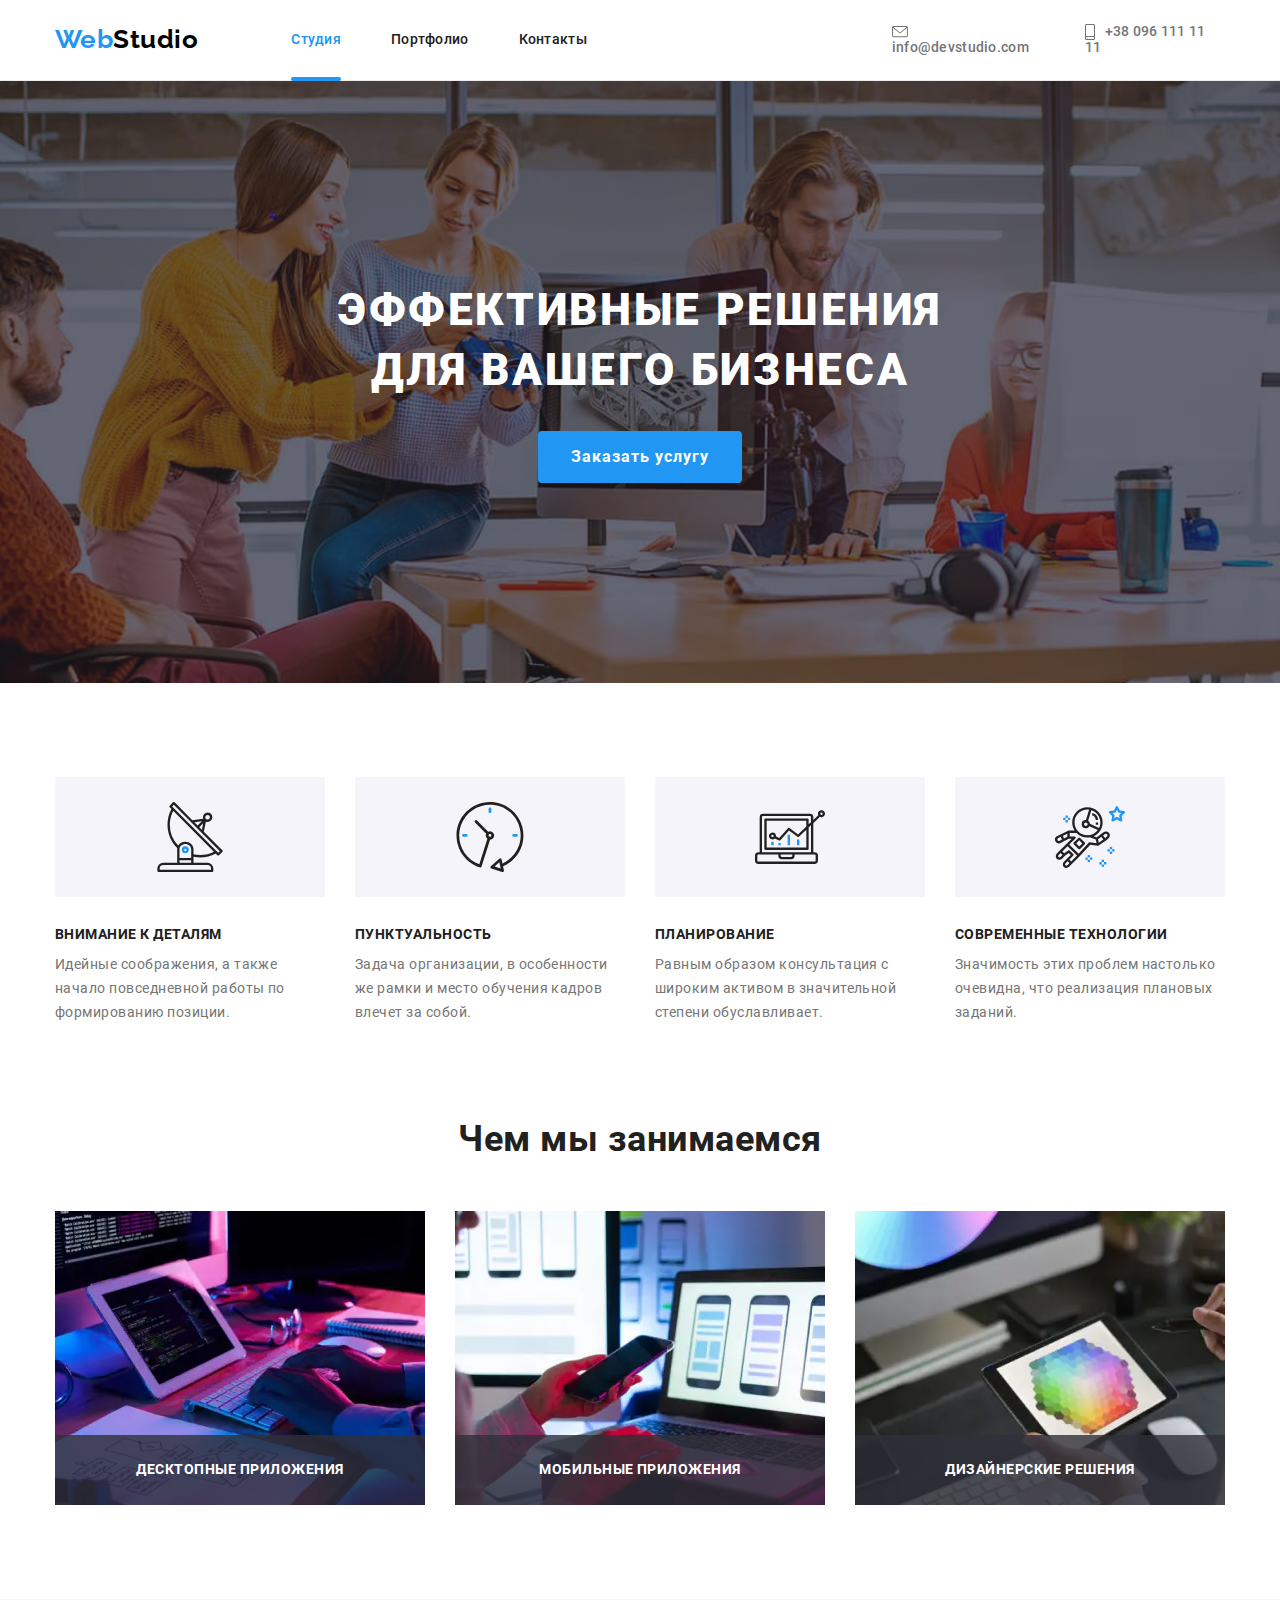
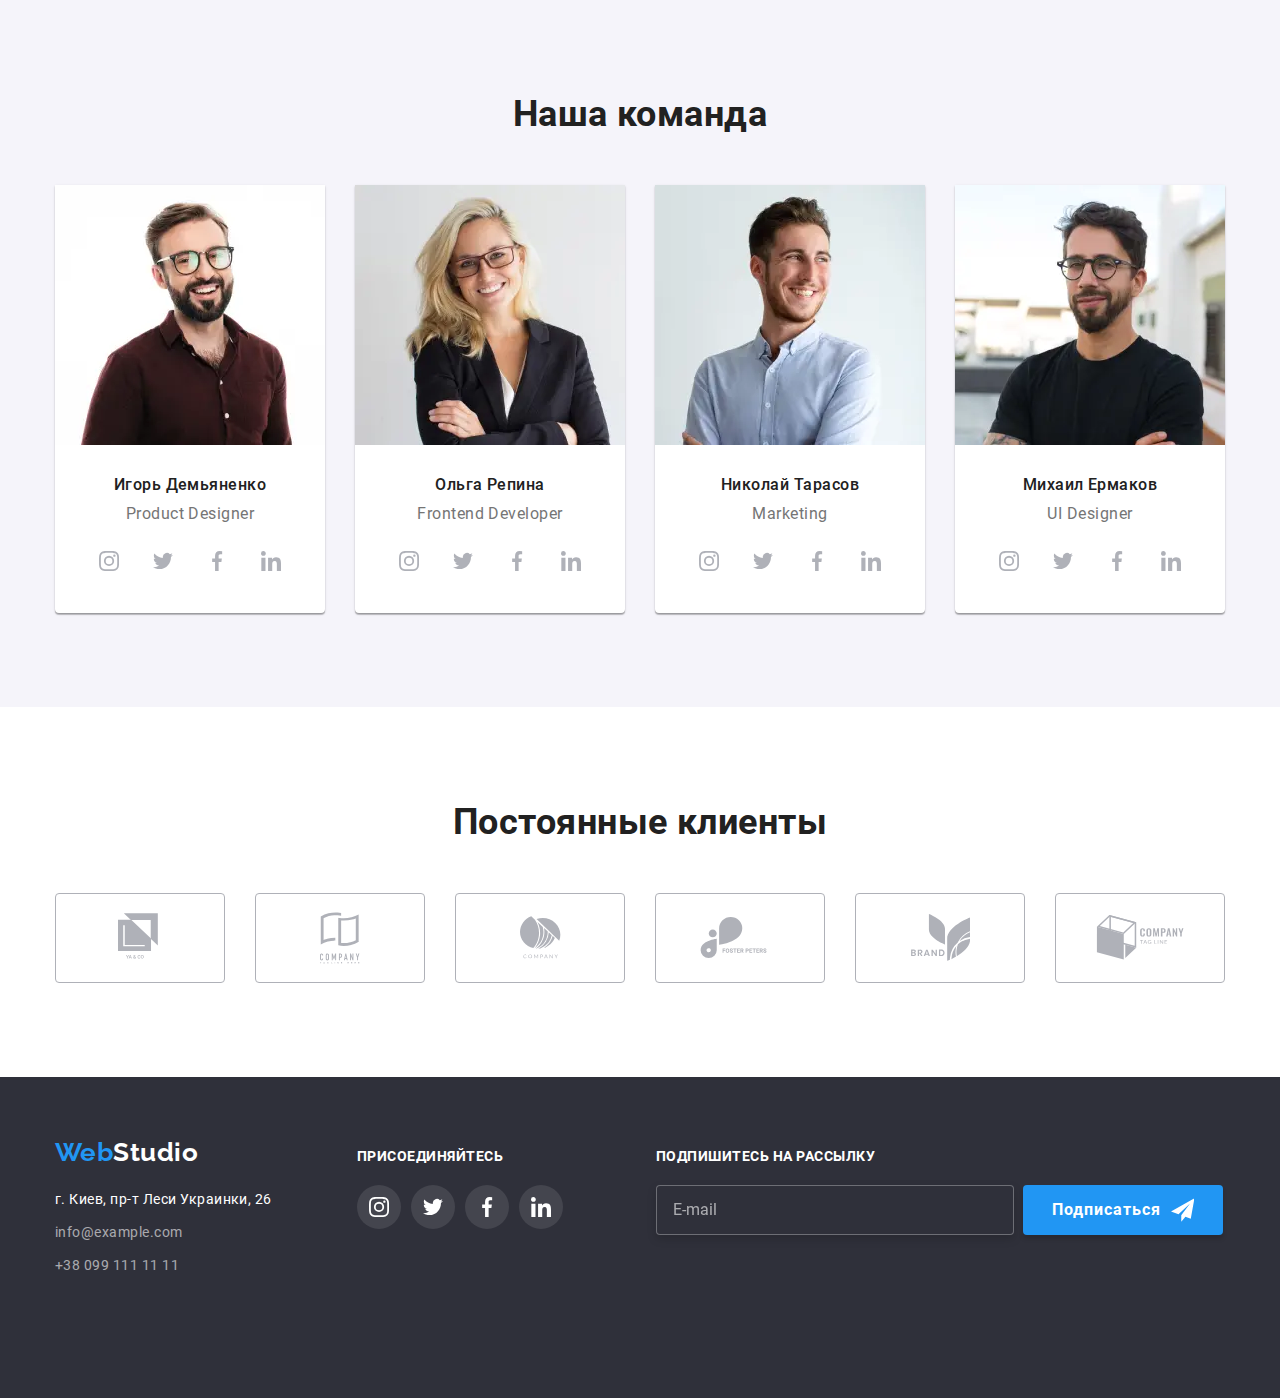
<file: index.html>
<!DOCTYPE html>
<html lang="ru">
	<head>
		<meta charset="UTF-8" />
		<meta name="Description" content="Опытная команда веб-разработчиков поможет решить любые проблемы" />
		<meta name="viewport" content="width=device-width, initial-scale=1.0" />
		<meta http-equiv="X-UA-Compatible" content="ie=edge" />
		<title>Студия</title>
		<link
			rel="stylesheet"
			href="https://cdnjs.cloudflare.com/ajax/libs/modern-normalize/0.7.0/modern-normalize.min.css"
		/>
		<link rel="stylesheet" href="./css/main.min.css" />
	</head>
	<body>
		<!-- Header -->
		<header>
			<div class="container">
				<!-- Main navigation -->
				<div class="header">
					<nav class="main-nav">
						<a href="./index.html" class="logo padding"> <span class="logo-accent">Web</span>Studio </a>
						<div class="menu-container" id="menu-container" data-menu>
							<ul class="site-nav list">
								<li class="item"><a href="./index.html" class="link current">Студия</a></li>
								<li class="item"><a href="./portfolio.html" class="link">Портфолио</a></li>
								<li class="item"><a href="" class="link">Контакты</a></li>
							</ul>
							<ul class="h-contacts list">
								<li class="item">
									<a href="mailto:info@devstudio.com" class="link">
										<svg class="icon" width="16" height="12">
											<use href="./images/symbol-defs.svg#mail"></use></svg
										>info@devstudio.com</a
									>
								</li>
								<li class="item">
									<a href="tel:++380961111111" class="link">
										<svg class="icon" width="10" height="16">
											<use href="./images/symbol-defs.svg#mobile"></use></svg
										>+38 096 111 11 11
									</a>
								</li>
							</ul>
						</div>
						<button
							type="button"
							class="menu-button"
							aria-expanded="false"
							aria-controls="menu-container"
							data-menu-button
						>
							<svg class="icon" width="40" height="40" aria-label="Переключатель мобильного меню">
								<use class="icon-cross" href="./images/symbol-defs.svg#close-menu-mobile"></use>
								<use class="icon-menu" href="./images/symbol-defs.svg#menu-mobile"></use>
							</svg>
						</button>
					</nav>
				</div>
			</div>
		</header>
		<main>
			<!-- Div hero -->
			<section class="hero">
				<div class="container">
					<h1 class="hero-tittle">
						Эффективные решения
						<br />
						для вашего бизнеса
					</h1>
					<button class="button-hero" data-modal-open>Заказать услугу</button>
				</div>
			</section>
			<div class="backdrop is-hidden" data-modal>
				<div class="modal">
					<button class="button-close" data-modal-close>
						<svg class="icon" height="11" width="11" aria-label="Кнопка закрытия окна">
							<use href="./images/symbol-defs.svg#button-close"></use>
						</svg>
					</button>
					<form class="form js-speaker-form">
						<b class="form-data">Оставьте свои данные, мы вам перезвоним</b>
						<div class="form-field">
							<label for="name">Имя</label>
							<div class="form-input-container">
								<input type="text" name="name" id="name" />
								<svg width="18px" height="18px" aria-label="человек" class="form-icon">
									<use href="./images/symbol-defs.svg#form-name"></use>
								</svg>
							</div>
						</div>

						<div class="form-field">
							<label for="tel">Телефон</label>
							<div class="form-input-container">
								<input type="tel" name="tel" id="tel" />
								<svg width="18px" height="18px" aria-label="трубка" class="form-icon">
									<use href="./images/symbol-defs.svg#form-tel"></use>
								</svg>
							</div>
						</div>

						<div class="form-field">
							<label for="mail">Почта</label>
							<div class="form-input-container">
								<input type="email" name="mail" id="mail" />
								<svg width="18px" height="18px" aria-label="конверт" class="form-icon">
									<use href="./images/symbol-defs.svg#form-mail"></use>
								</svg>
							</div>
						</div>

						<div class="form-field comment">
							<label for="comment">Комментарий</label>
							<textarea name="comment" id="comment" rows="8" placeholder="Введите текст"></textarea>
						</div>

						<label class="policy-field">
							<input class="checkbox" type="checkbox" name="policy" />
							<span class="icon"></span>
							<span class="text">
								Соглашаюсь с рассылкой и принимаю
								<a href="#" class="link">Условия договора</a>
							</span>
						</label>

						<div class="button"><button type="submit">Отправить</button></div>
					</form>
				</div>
			</div>
			<!-- Work principles -->
			<section class="section">
				<div class="container">
					<h2 class="hidden">Принципы работы</h2>
					<ul class="principles-list list">
						<li class="item">
							<div class="principles-bg">
								<svg class="principles-icon">
									<use href="./images/symbol-defs.svg#antenna"></use>
								</svg>
							</div>
							<h3 class="tittle">Внимание к деталям</h3>
							<p class="text">Идейные соображения, а также начало повседневной работы по формированию позиции.</p>
						</li>
						<li class="item">
							<div class="principles-bg">
								<svg class="principles-icon">
									<use href="./images/symbol-defs.svg#clock"></use>
								</svg>
							</div>
							<h3 class="tittle">Пунктуальность</h3>
							<p class="text">Задача организации, в особенности же рамки и место обучения кадров влечет за собой.</p>
						</li>
						<li class="item">
							<div class="principles-bg">
								<svg class="principles-icon">
									<use href="./images/symbol-defs.svg#diagram"></use>
								</svg>
							</div>
							<h3 class="tittle">Планирование</h3>
							<p class="text">Равным образом консультация с широким активом в значительной степени обуславливает.</p>
						</li>
						<li class="item">
							<div class="principles-bg">
								<svg class="principles-icon">
									<use href="./images/symbol-defs.svg#astronaut"></use>
								</svg>
							</div>
							<h3 class="tittle">Современные технологии</h3>
							<p class="text">Значимость этих проблем настолько очевидна, что реализация плановых заданий.</p>
						</li>
					</ul>
				</div>
			</section>
			<!-- Activity -->
			<section class="activity-section">
				<div class="container">
					<h2 class="section-tittle">Чем мы занимаемся</h2>
					<ul class="activity-list list">
						<li class="item">
							<picture>
								<source
									srcset="./images/action1/action1.webp 1x, ./images/action1/action1-2x.webp 2x"
									type="image/webp"
									media="(min-width: 1200px)"
								/>
								<source
									srcset="./images/action1/action1.jpg 1x, ./images/action1/action1-2x.jpg 2x"
									media="(min-width: 1200px)"
								/>
								<img src="./images/action1/action1.jpg" alt="человек печатает на клавиатуре" />
							</picture>
							<h3 class="tittle">Десктопные приложения</h3>
						</li>
						<li class="item">
							<picture>
								<source
									srcset="./images/action2/action2.webp 1x, ./images/action2/action2-2x.webp 2x"
									type="image/webp"
									media="(min-width: 1200px)"
								/>
								<source
									srcset="./images/action2/action2.jpg 1x, ./images/action2/action2-2x.jpg 2x"
									media="(min-width: 1200px)"
								/>
								<img src="./images/action2/action2.jpg" alt="включенный телефон" />
							</picture>
							<h3 class="tittle">Мобильные приложения</h3>
						</li>
						<li class="item">
							<picture>
								<source
									srcset="./images/action3/action3.webp 1x, ./images/action3/action3-2x.webp 2x"
									type="image/webp"
									media="(min-width: 1200px)"
								/>
								<source
									srcset="./images/action3/action3.jpg 1x, ./images/action3/action3-2x.jpg 2x"
									media="(min-width: 1200px)"
								/>
								<img src="./images/action3/action3.jpg" alt="дизайн на планшете" />
							</picture>
							<h3 class="tittle">Дизайнерские решения</h3>
						</li>
					</ul>
				</div>
			</section>
			<!-- Our team -->
			<section class="team-section">
				<div class="container">
					<h2 class="section-tittle">Наша команда</h2>
					<ul class="team-list list">
						<li class="item">
							<picture>
								<source
									srcset="./images/teamcard1/team1-1200.webp 1x, ./images/teamcard1/team1-1200-2x.webp 2x"
									type="image/webp"
									media="(min-width: 1200px)"
								/>
								<source
									srcset="./images/teamcard1/team1-768.webp 1x, ./images/teamcard1/team1-768-2x.webp 2x"
									type="image/webp"
									media="(min-width: 768px)"
								/>
								<source
									srcset="./images/teamcard1/team1-480.webp 1x, ./images/teamcard1/team1-480-2x.webp 2x"
									type="image/webp"
								/>
								<source
									srcset="./images/teamcard1/team1-1200.jpg 1x, ./images/teamcard1/team1-1200-2x.jpg 2x"
									media="(min-width: 1200px)"
								/>
								<source
									srcset="./images/teamcard1/team1-768.jpg 1x, ./images/teamcard1/team1-768-2x.jpg 2x"
									media="(min-width: 768px)"
								/>
								<source srcset="./images/teamcard1/team1-480.jpg 1x, ./images/teamcard1/team1-480-2x.jpg 2x" />
								<img src="./images/teamcard1/team1-1200.jpg" alt="Фото Игоря" />
							</picture>
							<h3 class="name">Игорь Демьяненко</h3>
							<p lang="en" class="profession">Product Designer</p>
							<ul class="team-network list">
								<li class="item">
									<a
										class="link"
										href="https://www.instagram.com/"
										target="_blank"
										rel="noopener noreferrer"
										aria-label="ссылка Инстаграм"
									>
										<svg class="team-icon" height="20" width="20" aria-label="Инстаграм Игоря">
											<use href="./images/symbol-defs.svg#instagram"></use>
										</svg>
									</a>
								</li>
								<li class="item">
									<a
										class="link"
										href="https://twitter.com/"
										target="_blank"
										rel="noopener noreferrer"
										aria-label="ссылка Твиттер"
									>
										<svg class="team-icon" height="20" width="20" aria-label="Твиттер Игоря">
											<use href="./images/symbol-defs.svg#twitter"></use>
										</svg>
									</a>
								</li>
								<li class="item">
									<a
										class="link"
										href="https://facebook.com/"
										target="_blank"
										rel="noopener noreferrer"
										aria-label="ссылка Фейсбук"
									>
										<svg class="team-icon" height="20" width="20" aria-label="Фейсбук Игоря">
											<use href="./images/symbol-defs.svg#facebook"></use>
										</svg>
									</a>
								</li>
								<li class="item">
									<a
										class="link"
										href="https://www.linkedin.com/"
										target="_blank"
										rel="noopener noreferrer"
										aria-label="ссылка Линкедин"
									>
										<svg class="team-icon" height="20" width="20" aria-label="Линкедин Игоря">
											<use href="./images/symbol-defs.svg#linkedin"></use>
										</svg>
									</a>
								</li>
							</ul>
						</li>
						<li class="item">
							<picture>
								<source
									srcset="./images/teamcard2/team2-1200.webp 1x, ./images/teamcard2/team2-1200-2x.webp 2x"
									type="image/webp"
									media="(min-width: 1200px)"
								/>
								<source
									srcset="./images/teamcard2/team2-768.webp 1x, ./images/teamcard2/team2-768-2x.webp 2x"
									type="image/webp"
									media="(min-width: 768px)"
								/>
								<source
									srcset="./images/teamcard2/team2-480.webp 1x, ./images/teamcard2/team2-480-2x.webp 2x"
									type="image/webp"
								/>
								<source
									srcset="./images/teamcard2/team2-1200.jpg 1x, ./images/teamcard2/team2-1200-2x.jpg 2x"
									media="(min-width: 1200px)"
								/>
								<source
									srcset="./images/teamcard2/team2-768.jpg 1x, ./images/teamcard2/team2-768-2x.jpg 2x"
									media="(min-width: 768px)"
								/>
								<source srcset="./images/teamcard2/team2-480.jpg 1x, ./images/teamcard2/team2-480-2x.jpg 2x" />
								<img src="./images/teamcard2/team2-1200.jpg" alt="Фото Ольги" />
							</picture>
							<h3 class="name">Ольга Репина</h3>
							<p lang="en" class="profession">Frontend Developer</p>
							<ul class="team-network list">
								<li class="item">
									<a
										class="link"
										href="https://www.instagram.com/"
										target="_blank"
										rel="noopener noreferrer"
										aria-label="ссылка Инстаграм"
									>
										<svg class="team-icon" height="20" width="20" aria-label="Инстаграм Ольги">
											<use href="./images/symbol-defs.svg#instagram"></use>
										</svg>
									</a>
								</li>
								<li class="item">
									<a
										class="link"
										href="https://twitter.com/"
										target="_blank"
										rel="noopener noreferrer"
										aria-label="ссылка Твиттер"
									>
										<svg class="team-icon" height="20" width="20" aria-label="Твиттер Ольги">
											<use href="./images/symbol-defs.svg#twitter"></use>
										</svg>
									</a>
								</li>
								<li class="item">
									<a
										class="link"
										href="https://facebook.com/"
										target="_blank"
										rel="noopener noreferrer"
										aria-label="ссылка Фейсбук"
									>
										<svg class="team-icon" height="20" width="20" aria-label="Фейсбук Ольги">
											<use href="./images/symbol-defs.svg#facebook"></use>
										</svg>
									</a>
								</li>
								<li class="item">
									<a
										class="link"
										href="https://www.linkedin.com/"
										target="_blank"
										rel="noopener noreferrer"
										aria-label="ссылка Линкедин"
									>
										<svg class="team-icon" height="20" width="20" aria-label="Линкедин Ольги">
											<use href="./images/symbol-defs.svg#linkedin"></use>
										</svg>
									</a>
								</li>
							</ul>
						</li>
						<li class="item">
							<picture>
								<source
									srcset="./images/teamcard3/team3-1200.webp 1x, ./images/teamcard3/team3-1200-2x.webp 2x"
									type="image/webp"
									media="(min-width: 1200px)"
								/>
								<source
									srcset="./images/teamcard3/team3-768.webp 1x, ./images/teamcard3/team3-768-2x.webp 2x"
									type="image/webp"
									media="(min-width: 768px)"
								/>
								<source
									srcset="./images/teamcard3/team3-480.webp 1x, ./images/teamcard3/team3-480-2x.webp 2x"
									type="image/webp"
								/>
								<source
									srcset="./images/teamcard3/team3-1200.jpg 1x, ./images/teamcard3/team3-1200-2x.jpg 2x"
									media="(min-width: 1200px)"
								/>
								<source
									srcset="./images/teamcard3/team3-768.jpg 1x, ./images/teamcard3/team3-768-2x.jpg 2x"
									media="(min-width: 768px)"
								/>
								<source srcset="./images/teamcard3/team3-480.jpg 1x, ./images/teamcard3/team3-480-2x.jpg 2x" />
								<img src="./images/teamcard3/team3-1200.jpg" alt="Фото Николая" />
							</picture>
							<h3 class="name">Николай Тарасов</h3>
							<p lang="en" class="profession">Marketing</p>
							<ul class="team-network list">
								<li class="item">
									<a
										class="link"
										href="https://www.instagram.com/"
										target="_blank"
										rel="noopener noreferrer"
										aria-label="ссылка Инстаграм"
									>
										<svg class="team-icon" height="20" width="20" aria-label="Инстаграм Николая">
											<use href="./images/symbol-defs.svg#instagram"></use>
										</svg>
									</a>
								</li>
								<li class="item">
									<a
										class="link"
										href="https://twitter.com/"
										target="_blank"
										rel="noopener noreferrer"
										aria-label="ссылка Твиттер"
									>
										<svg class="team-icon" height="20" width="20" aria-label="Твиттер Николая">
											<use href="./images/symbol-defs.svg#twitter"></use>
										</svg>
									</a>
								</li>
								<li class="item">
									<a
										class="link"
										href="https://facebook.com/"
										target="_blank"
										rel="noopener noreferrer"
										aria-label="ссылка Фейсбук"
									>
										<svg class="team-icon" height="20" width="20" aria-label="Фейсбук Николая">
											<use href="./images/symbol-defs.svg#facebook"></use>
										</svg>
									</a>
								</li>
								<li class="item">
									<a
										class="link"
										href="https://www.linkedin.com/"
										target="_blank"
										rel="noopener noreferrer"
										aria-label="ссылка Линкедин"
									>
										<svg class="team-icon" height="20" width="20" aria-label="Линкедин Николая">
											<use href="./images/symbol-defs.svg#linkedin"></use>
										</svg>
									</a>
								</li>
							</ul>
						</li>
						<li class="item">
							<picture>
								<source
									srcset="./images/teamcard4/team4-1200.webp 1x, ./images/teamcard4/team4-1200-2x.webp 2x"
									type="image/webp"
									media="(min-width: 1200px)"
								/>
								<source
									srcset="./images/teamcard4/team4-768.webp 1x, ./images/teamcard4/team4-768-2x.webp 2x"
									type="image/webp"
									media="(min-width: 768px)"
								/>
								<source
									srcset="./images/teamcard4/team4-480.webp 1x, ./images/teamcard4/team4-480-2x.webp 2x"
									type="image/webp"
								/>
								<source
									srcset="./images/teamcard4/team4-1200.jpg 1x, ./images/teamcard4/team4-1200-2x.jpg 2x"
									media="(min-width: 1200px)"
								/>
								<source
									srcset="./images/teamcard4/team4-768.jpg 1x, ./images/teamcard4/team4-768-2x.jpg 2x"
									media="(min-width: 768px)"
								/>
								<source srcset="./images/teamcard4/team4-480.jpg 1x, ./images/teamcard4/team4-480-2x.jpg 2x" />
								<img src="./images/teamcard4/team4-1200.jpg" alt="Фото Михаила" />
							</picture>
							<h3 class="name">Михаил Ермаков</h3>
							<p lang="en" class="profession">UI Designer</p>
							<ul class="team-network list">
								<li class="item">
									<a
										class="link"
										href="https://www.instagram.com/"
										target="_blank"
										rel="noopener noreferrer"
										aria-label="ссылка Инстаграм"
									>
										<svg class="team-icon" height="20" width="20" aria-label="Инстаграм Михаила">
											<use href="./images/symbol-defs.svg#instagram"></use>
										</svg>
									</a>
								</li>
								<li class="item">
									<a
										class="link"
										href="https://twitter.com/"
										target="_blank"
										rel="noopener noreferrer"
										aria-label="ссылка Твиттер"
									>
										<svg class="team-icon" height="20" width="20" aria-label="Твиттер Михаила">
											<use href="./images/symbol-defs.svg#twitter"></use>
										</svg>
									</a>
								</li>
								<li class="item">
									<a
										class="link"
										href="https://facebook.com/"
										target="_blank"
										rel="noopener noreferrer"
										aria-label="ссылка Фейсбук"
									>
										<svg class="team-icon" height="20" width="20" aria-label="Фейсбук Михаила">
											<use href="./images/symbol-defs.svg#facebook"></use>
										</svg>
									</a>
								</li>
								<li class="item">
									<a
										class="link"
										href="https://www.linkedin.com/"
										target="_blank"
										rel="noopener noreferrer"
										aria-label="ссылка Линкедин"
									>
										<svg class="team-icon" height="20" width="20" aria-label="Линкедин Михаила">
											<use href="./images/symbol-defs.svg#linkedin"></use>
										</svg>
									</a>
								</li>
							</ul>
						</li>
					</ul>
				</div>
			</section>
			<!-- Our clients -->
			<section class="clients-section">
				<div class="container">
					<h2 class="section-tittle">Постоянные клиенты</h2>
					<ul class="client-list list">
						<li class="item">
							<a
								class="link"
								href="https://www.yacontent.ru/"
								target="_blank"
								rel="noopener noreferrer"
								aria-label="ссылка контент продакшн"
							>
								<svg class="client-icon" width="44px" height="49px">
									<use href="./images/symbol-defs.svg#ya-co"></use>
								</svg>
							</a>
						</li>
						<li class="item">
							<a class="link" href="#" target="_blank" rel="noopener noreferrer" aria-label="ссылка таглайн хэрэ">
								<svg class="client-icon" width="40px" height="52px">
									<use href="./images/symbol-defs.svg#company-tagline-here"></use>
								</svg>
							</a>
						</li>
						<li class="item">
							<a class="link" href="#" target="_blank" rel="noopener noreferrer" aria-label="ссылка компани">
								<svg class="client-icon" width="41px" height="43px">
									<use href="./images/symbol-defs.svg#company-logo"></use>
								</svg>
							</a>
						</li>
						<li class="item">
							<a class="link" href="#" target="_blank" rel="noopener noreferrer" aria-label="ссылка фостер пэтэрс">
								<svg class="client-icon" width="80px" height="42px">
									<use href="./images/symbol-defs.svg#foster-peters"></use>
								</svg>
							</a>
						</li>
						<li class="item">
							<a class="link" href="#" target="_blank" rel="noopener noreferrer" aria-label="ссылка брэнд">
								<svg class="client-icon" width="59px" height="47px">
									<use href="./images/symbol-defs.svg#brand"></use>
								</svg>
							</a>
						</li>
						<li class="item">
							<a class="link" href="#" target="_blank" rel="noopener noreferrer" aria-label="ссылка компани таглайн">
								<svg class="client-icon" width="89px" height="45px">
									<use href="./images/symbol-defs.svg#company-tagline"></use>
								</svg>
							</a>
						</li>
					</ul>
				</div>
			</section>
		</main>
		<!-- Footer -->
		<footer class="footer">
			<div class="footer-container container">
				<div class="footer-container-contacts">
					<a href="./index.html" class="logo">
						<span class="logo-accent">Web</span><span class="footer-logo">Studio</span>
					</a>

					<!-- Contacts -->
					<address class="address-list">
						<ul class="f-contacts list">
							<li>
								<a href="https://goo.gl/maps/wAixXiMxQ6tdeZB17" target="_blank" rel="noopener" class="town link">
									г. Киев, пр-т Леси Украинки, 26
								</a>
							</li>
							<li><a href="mailto:info@example.com" class="link">info@example.com</a></li>
							<li><a href="tel:+380961111111" class="link">+38 099 111 11 11</a></li>
						</ul>
					</address>
				</div>
				<!-- social network -->
				<div class="footer-network-container">
					<b class="subscription">Присоединяйтесь</b>
					<ul class="footer-network list">
						<li class="item">
							<a
								class="link"
								href="https://www.instagram.com/"
								target="_blank"
								rel="noopener noreferrer"
								aria-label="ссылка Инстаграм"
							>
								<svg class="footer-icon" height="20" width="20">
									<use href="./images/symbol-defs.svg#instagram"></use>
								</svg>
							</a>
						</li>
						<li class="item">
							<a
								class="link"
								href="https://twitter.com/"
								target="_blank"
								rel="noopener noreferrer"
								aria-label="ссылка Твиттер"
							>
								<svg class="footer-icon" height="20" width="20">
									<use href="./images/symbol-defs.svg#twitter"></use>
								</svg>
							</a>
						</li>
						<li class="item">
							<a
								class="link"
								href="https://facebook.com/"
								target="_blank"
								rel="noopener noreferrer"
								aria-label="ссылка Фейсбук"
							>
								<svg class="footer-icon" height="20" width="20">
									<use href="./images/symbol-defs.svg#facebook"></use>
								</svg>
							</a>
						</li>
						<li class="item">
							<a
								class="link"
								href="https://www.linkedin.com/"
								target="_blank"
								rel="noopener noreferrer"
								aria-label="ссылка Линкедин"
							>
								<svg class="footer-icon" height="20" width="20">
									<use href="./images/symbol-defs.svg#linkedin"></use>
								</svg>
							</a>
						</li>
					</ul>
				</div>
				<form class="footer-form">
					<label for="mail-footer">
						<b class="subscription">Подпишитесь на рассылку</b>
					</label>
					<input type="email" name="mail" id="mail-footer" class="footer-input" placeholder="E-mail" />
					<button class="footer-button" type="submit">
						Подписаться
						<svg class="footer-form-icon" width="24px" height="24px">
							<use href="./images/symbol-defs.svg#footer-subscription"></use>
						</svg>
					</button>
				</form>
			</div>
		</footer>

		<script src="./js/modal.js"></script>
		<script src="./js/menu.js"></script>
		<script>
			;(() => {
				document.querySelector(".js-speaker-form").addEventListener("submit", e => {
					e.preventDefault()

					new FormData(e.currentTarget).forEach((value, name) => console.log(`${name}: ${value}`))
				})
			})()
		</script>
	</body>
</html>
</file>
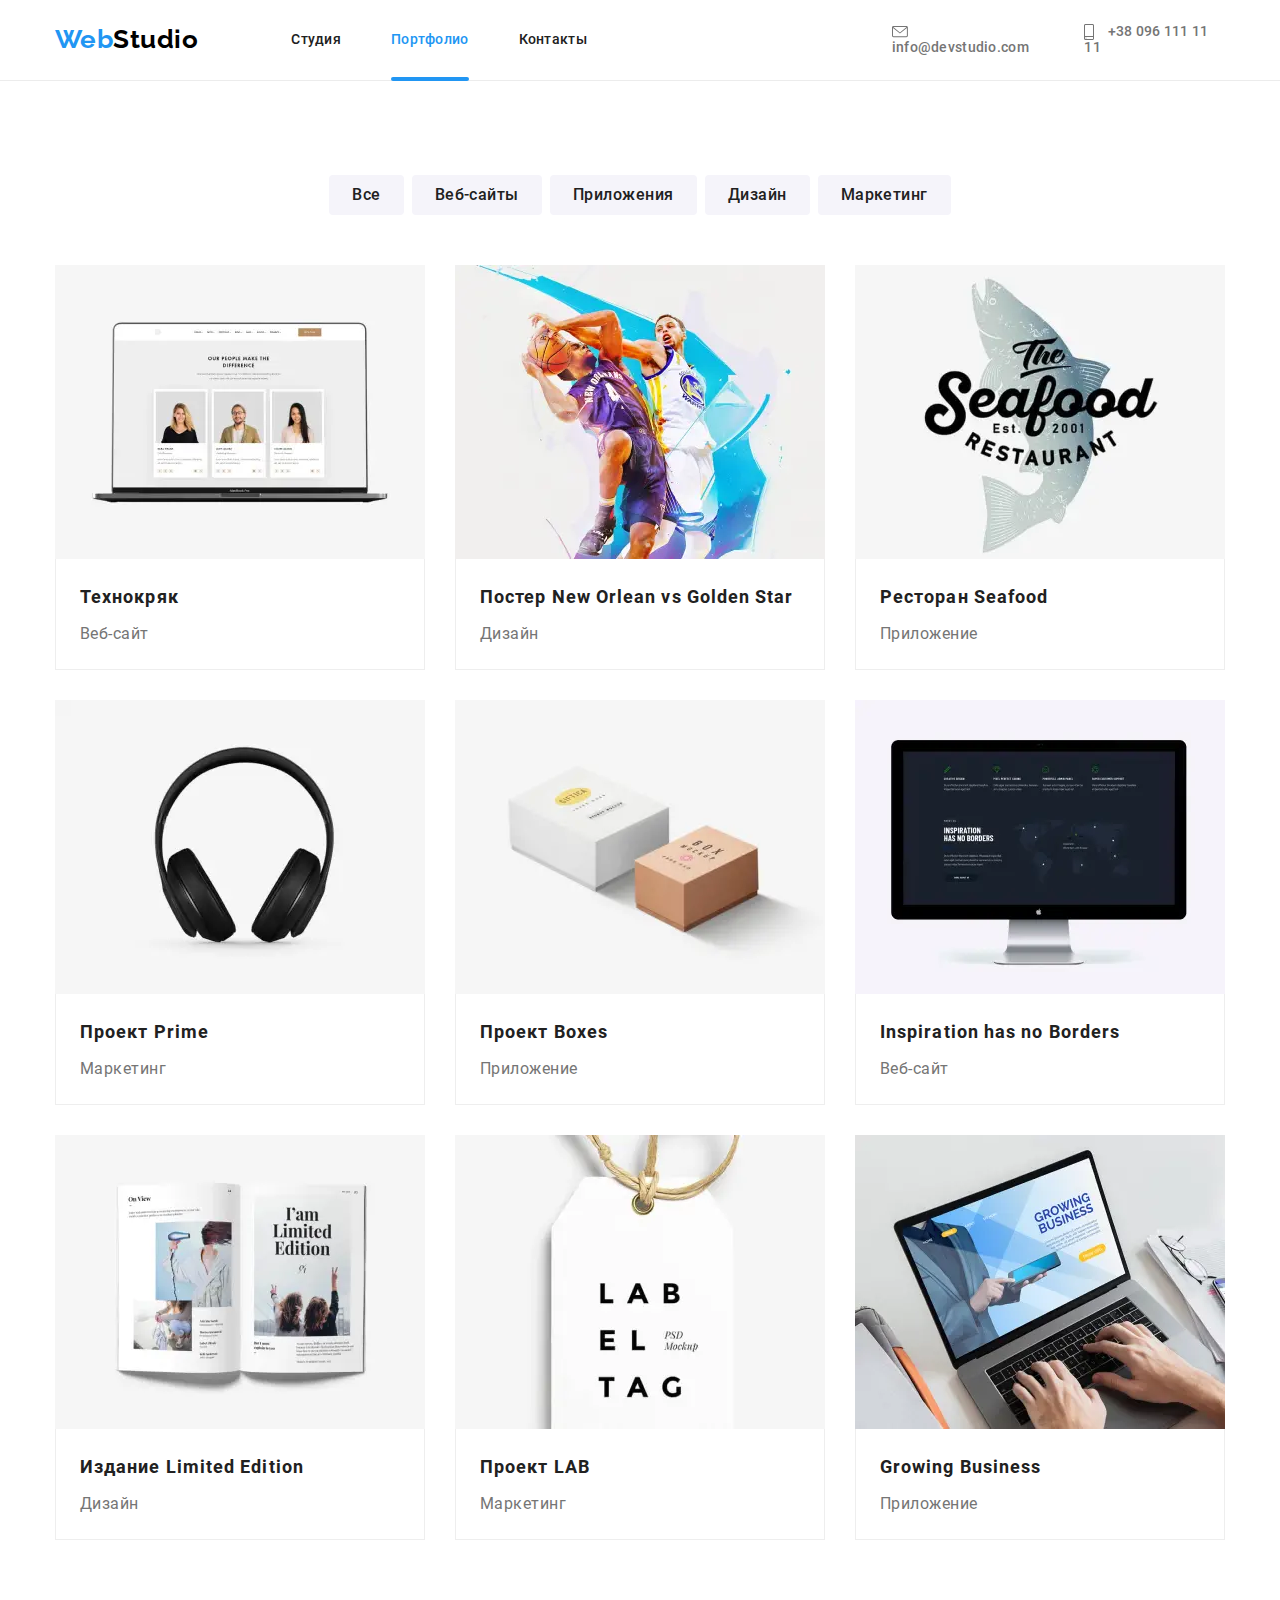
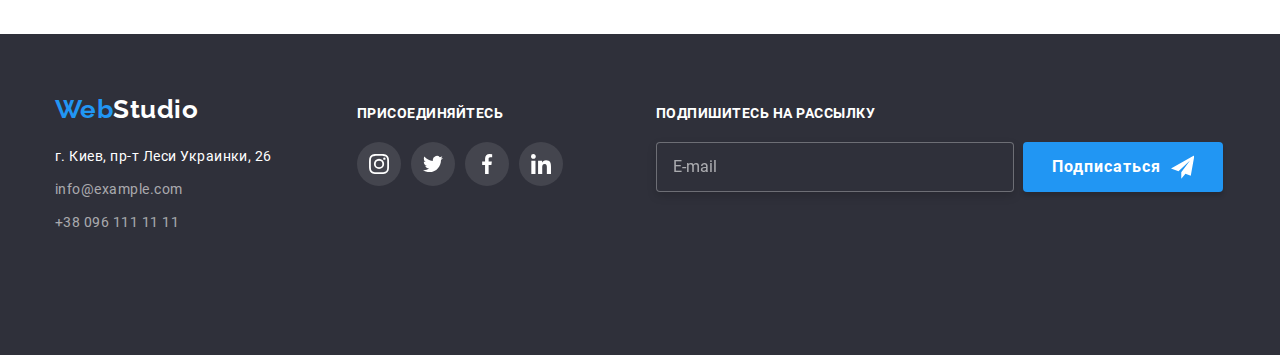
<file: portfolio.html>
<!DOCTYPE html>
<html lang="ru">

<head>
	<meta charset="UTF-8" />
	<meta name="viewport" content="width=device-width, initial-scale=1.0" />
	<meta http-equiv="X-UA-Compatible" content="ie=edge" />
	<title>Портфолио</title>
		<link rel="stylesheet" href="https://cdnjs.cloudflare.com/ajax/libs/modern-normalize/0.7.0/modern-normalize.min.css" />
	<link rel="stylesheet" href="./css/portfolio.min.css" />
</head>

<body>
	<!-- Header -->
	<header>
		<div class="container">
			<!-- Main navigation -->
			<div class="header">
				<nav class="main-nav">
					<a href="./index.html" class="logo padding"> <span class="logo-accent">Web</span>Studio </a>
					<div class="menu-container" id="menu-container" data-menu>
						<ul class="site-nav list">
							<li class="item"><a href="./index.html" class="link">Студия</a></li>
							<li class="item"><a href="./portfolio.html" class="link current">Портфолио</a></li>
							<li class="item"><a href="" class="link">Контакты</a></li>
						</ul>
						<ul class="h-contacts list">
							<li class="item">
								<a href="mailto:info@devstudio.com" class="link">
									<svg class="icon" width="16" height="12">
										<use href="./images/symbol-defs.svg#mail"></use>
									</svg>
									info@devstudio.com
								</a>
							</li>
							<li class="item">
								<a href="tel:++380961111111" class="link">
									<svg class="icon" width="10" height="16">
										<use href="./images/symbol-defs.svg#mobile"></use>
									</svg>
									+38 096 111 11 11
								</a>
							</li>
						</ul>
					</div>
					<button type="button" class="menu-button" aria-expanded="false" aria-controls="menu-container"
						data-menu-button>
						<svg class="icon" width="40" height="40" aria-label="Переключатель мобильного меню">
							<use class="icon-cross" href="./images/symbol-defs.svg#close-menu-mobile"></use>
							<use class="icon-menu" href="./images/symbol-defs.svg#menu-mobile"></use>
						</svg>
					</button>
				</nav>
			</div>
		</div>
	</header>
	<main>
	<section class="portfolio-section">
		<div class="container">
		<h2 hidden>Портфолио</h2>
		<ul class="filters list">
			<li class="item"><button type="button" class="button">Все</button></li>
			<li class="item"><button type="button" class="button">Веб-сайты</button></li>
			<li class="item"><button type="button" class="button">Приложения</button></li>
			<li class="item"><button type="button" class="button">Дизайн</button></li>
			<li class="item"><button type="button" class="button">Маркетинг</button></li>
		</ul>
		<ul class="all-list list">
			<li class="item">
				<a href="" class="link">
					<div class="img-box">
					<picture>
						<source srcset="./images/port1/port1-1200.webp 1x, ./images/port1/port1-1200-2x.webp 2x" type="image/webp"
							media="(min-width: 1200px)" />
						<source srcset="./images/port1/port1-768.webp 1x, ./images/port1/port1-768-2x.webp 2x" type="image/webp"
							media="(min-width: 768px)" />
						<source srcset="./images/port1/port1-480.webp 1x, ./images/port1/port1-480-2x.webp 2x" type="image/webp" />
						<source srcset="./images/port1/port1-1200.jpg 1x, ./images/port1/port1-1200-2x.jpg 2x"
							media="(min-width: 1200px)" />
						<source srcset="./images/port1/port1-768.jpg 1x, ./images/port1/port1-768-2x.jpg 2x"
							media="(min-width: 768px)" />
						<source srcset="./images/port1/port1-480.jpg 1x, ./images/port1/port1-480-2x.jpg 2x" />
						<img src="./images/port1/port1-1200.jpg" alt="ноутбук" />
					</picture>
					    <div class="box-text-hover">
						  <p class="text">Технокряк это современная площадка распространения коронавируса. Компании используют эту платформу
						для
						цифрового
						шпионажа и атак на защищённые сервера конкурентов.
					      </p>
					    </div>
					</div>
					<div class="card-tittle-container">
					<h3 class="tittle">Технокряк</h3>
					<p class="type-resource">Веб-сайт</p>
					</div>
				</a>
			</li>
			<li class="item">
				<a href="" class="link">
					<div class="img-box">
						<picture>
							<source srcset="./images/port2/port2-1200.webp 1x, ./images/port2/port2-1200-2x.webp 2x" type="image/webp"
								media="(min-width: 1200px)" />
							<source srcset="./images/port2/port2-768.webp 1x, ./images/port2/port2-768-2x.webp 2x" type="image/webp"
								media="(min-width: 768px)" />
							<source srcset="./images/port2/port2-480.webp 1x, ./images/port2/port2-480-2x.webp 2x" type="image/webp" />
							<source srcset="./images/port2/port2-1200.jpg 1x, ./images/port2/port2-1200-2x.jpg 2x"
								media="(min-width: 1200px)" />
							<source srcset="./images/port2/port2-768.jpg 1x, ./images/port2/port2-768-2x.jpg 2x" media="(min-width: 768px)" />
							<source srcset="./images/port2/port2-480.jpg 1x, ./images/port2/port2-480-2x.jpg 2x" />
							<img src="./images/port2/port2-1200.jpg" alt="баскетболисты" />
						</picture>
						<div class="box-text-hover">
							<p class="text">Технокряк это современная площадка распространения коронавируса. Компании используют эту
								платформу
								для
								цифрового
								шпионажа и атак на защищённые сервера конкурентов.
							</p>
						</div>
					</div>
					<div class="card-tittle-container">
						<h3 class="tittle">Постер New Orlean vs Golden Star</h3>
						<p class="type-resource">Дизайн</p>
					</div>
				</a>
			</li>
			<li class="item">
				<a href="" class="link">
					<div class="img-box">
						<picture>
							<source srcset="./images/port3/port3-1200.webp 1x, ./images/port3/port3-1200-2x.webp 2x" type="image/webp"
								media="(min-width: 1200px)" />
							<source srcset="./images/port3/port3-768.webp 1x, ./images/port3/port3-768-2x.webp 2x" type="image/webp"
								media="(min-width: 768px)" />
							<source srcset="./images/port3/port3-480.webp 1x, ./images/port3/port3-480-2x.webp 2x" type="image/webp" />
							<source srcset="./images/port3/port3-1200.jpg 1x, ./images/port3/port3-1200-2x.jpg 2x"
								media="(min-width: 1200px)" />
							<source srcset="./images/port3/port3-768.jpg 1x, ./images/port3/port3-768-2x.jpg 2x" media="(min-width: 768px)" />
							<source srcset="./images/port3/port3-480.jpg 1x, ./images/port3/port3-480-2x.jpg 2x" />
							<img src="./images/port3/port3-1200.jpg" alt="рыба на крючке" />
						</picture>
						<div class="box-text-hover">
							<p class="text">Технокряк это современная площадка распространения коронавируса. Компании используют эту
								платформу
								для
								цифрового
								шпионажа и атак на защищённые сервера конкурентов.
							</p>
						</div>
					</div>
					<div class="card-tittle-container">
						<h3 class="tittle">Ресторан Seafood</h3>
						<p class="type-resource">Приложение</p>
					</div>
				</a>
			</li>
			<li class="item">
				<a href="" class="link">
					<div class="img-box">
						<picture>
							<source srcset="./images/port4/port4-1200.webp 1x, ./images/port4/port4-1200-2x.webp 2x" type="image/webp"
								media="(min-width: 1200px)" />
							<source srcset="./images/port4/port4-768.webp 1x, ./images/port4/port4-768-2x.webp 2x" type="image/webp"
								media="(min-width: 768px)" />
							<source srcset="./images/port4/port4-480.webp 1x, ./images/port4/port4-480-2x.webp 2x" type="image/webp" />
							<source srcset="./images/port4/port4-1200.jpg 1x, ./images/port4/port4-1200-2x.jpg 2x"
								media="(min-width: 1200px)" />
							<source srcset="./images/port4/port4-768.jpg 1x, ./images/port4/port4-768-2x.jpg 2x" media="(min-width: 768px)" />
							<source srcset="./images/port4/port4-480.jpg 1x, ./images/port4/port4-480-2x.jpg 2x" />
							<img src="./images/port4/port4-1200.jpg" alt="наушники" />
						</picture>
						<div class="box-text-hover">
							<p class="text">Технокряк это современная площадка распространения коронавируса. Компании используют эту
								платформу
								для
								цифрового
								шпионажа и атак на защищённые сервера конкурентов.
							</p>
						</div>
					</div>
					<div class="card-tittle-container">
						<h3 class="tittle">Проект Prime</h3>
						<p class="type-resource">Маркетинг</p>
					</div>
				</a>
			</li>
			<li class="item">
				<a href="" class="link">
					<div class="img-box">
						<picture>
							<source srcset="./images/port5/port5-1200.webp 1x, ./images/port5/port5-1200-2x.webp 2x" type="image/webp"
								media="(min-width: 1200px)" />
							<source srcset="./images/port5/port5-768.webp 1x, ./images/port5/port5-768-2x.webp 2x" type="image/webp"
								media="(min-width: 768px)" />
							<source srcset="./images/port5/port5-480.webp 1x, ./images/port5/port5-480-2x.webp 2x" type="image/webp" />
							<source srcset="./images/port5/port5-1200.jpg 1x, ./images/port5/port5-1200-2x.jpg 2x"
								media="(min-width: 1200px)" />
							<source srcset="./images/port5/port5-768.jpg 1x, ./images/port5/port5-768-2x.jpg 2x" media="(min-width: 768px)" />
							<source srcset="./images/port5/port5-480.jpg 1x, ./images/port5/port5-480-2x.jpg 2x" />
							<img src="./images/port5/port5-1200.jpg" alt="коробки" />
						</picture>
						<div class="box-text-hover">
							<p class="text">Технокряк это современная площадка распространения коронавируса. Компании используют эту
								платформу
								для
								цифрового
								шпионажа и атак на защищённые сервера конкурентов.
							</p>
						</div>
					</div>
					<div class="card-tittle-container">
						<h3 class="tittle">Проект Boxes</h3>
						<p class="type-resource">Приложение</p>
					</div>
				</a>
			</li>
			<li class="item">
				<a href="" class="link">
					<div class="img-box">
						<picture>
							<source srcset="./images/port6/port6-1200.webp 1x, ./images/port6/port6-1200-2x.webp 2x" type="image/webp"
								media="(min-width: 1200px)" />
							<source srcset="./images/port6/port6-768.webp 1x, ./images/port6/port6-768-2x.webp 2x" type="image/webp"
								media="(min-width: 768px)" />
							<source srcset="./images/port6/port6-480.webp 1x, ./images/port6/port6-480-2x.webp 2x" type="image/webp" />
							<source srcset="./images/port6/port6-1200.jpg 1x, ./images/port6/port6-1200-2x.jpg 2x"
								media="(min-width: 1200px)" />
							<source srcset="./images/port6/port6-768.jpg 1x, ./images/port6/port6-768-2x.jpg 2x" media="(min-width: 768px)" />
							<source srcset="./images/port6/port6-480.jpg 1x, ./images/port6/port6-480-2x.jpg 2x" />
							<img src="./images/port6/port6-1200.jpg" alt="монитор" />
						</picture>
						<div class="box-text-hover">
							<p class="text">Технокряк это современная площадка распространения коронавируса. Компании используют эту
								платформу
								для
								цифрового
								шпионажа и атак на защищённые сервера конкурентов.
							</p>
						</div>
					</div>
					<div class="card-tittle-container">
						<h3 class="tittle">Inspiration has no Borders</h3>
						<p class="type-resource">Веб-сайт</p>
					</div>
				</a>
			</li>
			<li class="item">
				<a href="" class="link">
					<div class="img-box">
						<picture>
							<source srcset="./images/port7/port7-1200.webp 1x, ./images/port7/port7-1200-2x.webp 2x" type="image/webp"
								media="(min-width: 1200px)" />
							<source srcset="./images/port7/port7-768.webp 1x, ./images/port7/port7-768-2x.webp 2x" type="image/webp"
								media="(min-width: 768px)" />
							<source srcset="./images/port7/port7-480.webp 1x, ./images/port7/port7-480-2x.webp 2x" type="image/webp" />
							<source srcset="./images/port7/port7-1200.jpg 1x, ./images/port7/port7-1200-2x.jpg 2x"
								media="(min-width: 1200px)" />
							<source srcset="./images/port7/port7-768.jpg 1x, ./images/port7/port7-768-2x.jpg 2x" media="(min-width: 768px)" />
							<source srcset="./images/port7/port7-480.jpg 1x, ./images/port7/port7-480-2x.jpg 2x" />
							<img src="./images/port7/port7-1200.jpg" alt="открытая книга" />
						</picture>
						<div class="box-text-hover">
							<p class="text">Технокряк это современная площадка распространения коронавируса. Компании используют эту
								платформу
								для
								цифрового
								шпионажа и атак на защищённые сервера конкурентов.
							</p>
						</div>
					</div>
					<div class="card-tittle-container">
						<h3 class="tittle">Издание Limited Edition</h3>
						<p class="type-resource">Дизайн</p>
					</div>
				</a>
			</li>
			<li class="item">
				<a href="" class="link">
					<div class="img-box">
						<picture>
							<source srcset="./images/port8/port8-1200.webp 1x, ./images/port8/port8-1200-2x.webp 2x" type="image/webp"
								media="(min-width: 1200px)" />
							<source srcset="./images/port8/port8-768.webp 1x, ./images/port8/port8-768-2x.webp 2x" type="image/webp"
								media="(min-width: 768px)" />
							<source srcset="./images/port8/port8-480.webp 1x, ./images/port8/port8-480-2x.webp 2x" type="image/webp" />
							<source srcset="./images/port8/port8-1200.jpg 1x, ./images/port8/port8-1200-2x.jpg 2x"
								media="(min-width: 1200px)" />
							<source srcset="./images/port8/port8-768.jpg 1x, ./images/port8/port8-768-2x.jpg 2x" media="(min-width: 768px)" />
							<source srcset="./images/port8/port8-480.jpg 1x, ./images/port8/port8-480-2x.jpg 2x" />
							<img src="./images/port8/port8-1200.jpg" alt="бирка" />
						</picture>
						<div class="box-text-hover">
							<p class="text">Технокряк это современная площадка распространения коронавируса. Компании используют эту
								платформу
								для
								цифрового
								шпионажа и атак на защищённые сервера конкурентов.
							</p>
						</div>
					</div>
					<div class="card-tittle-container">
						<h3 class="tittle">Проект LAB</h3>
						<p class="type-resource">Маркетинг</p>
					</div>
				</a>
			</li>
			<li class="item">
				<a href="" class="link">
					<div class="img-box">
						<picture>
							<source srcset="./images/port9/port9-1200.webp 1x, ./images/port9/port9-1200-2x.webp 2x" type="image/webp"
								media="(min-width: 1200px)" />
							<source srcset="./images/port9/port9-768.webp 1x, ./images/port9/port9-768-2x.webp 2x" type="image/webp"
								media="(min-width: 768px)" />
							<source srcset="./images/port9/port9-480.webp 1x, ./images/port9/port9-480-2x.webp 2x" type="image/webp" />
							<source srcset="./images/port9/port9-1200.jpg 1x, ./images/port9/port9-1200-2x.jpg 2x"
								media="(min-width: 1200px)" />
							<source srcset="./images/port9/port9-768.jpg 1x, ./images/port9/port9-768-2x.jpg 2x" media="(min-width: 768px)" />
							<source srcset="./images/port9/port9-480.jpg 1x, ./images/port9/port9-480-2x.jpg 2x" />
							<img src="./images/port9/port9-1200.jpg" alt="ноутбук" />
						</picture>
						<div class="box-text-hover">
							<p class="text">Технокряк это современная площадка распространения коронавируса. Компании используют эту
								платформу
								для
								цифрового
								шпионажа и атак на защищённые сервера конкурентов.
							</p>
						</div>
					</div>
					<div class="card-tittle-container">
						<h3 class="tittle">Growing Business</h3>
						<p class="type-resource">Приложение</p>
					</div>
				</a>
			</li>
		</ul>
		</div>
	</section>
	</main>
	<body>
			<!-- Footer -->
			<footer class="footer">
				<div class="footer-container container">
					<div class="footer-container-contacts">
						<a href="./index.html" class="logo">
							<span class="logo-accent">Web</span><span class="footer-logo">Studio</span>
						</a>
			
						<!-- Contacts -->
						<address class="address-list">
							<ul class="f-contacts list">
								<li>
									<a href="https://goo.gl/maps/wAixXiMxQ6tdeZB17" target="_blank" rel="noopener"
										class="town link">
										г. Киев, пр-т Леси Украинки, 26
									</a>
								</li>
								<li><a href="mailto:info@example.com" class="link">info@example.com</a></li>
								<li><a href="tel:+380961111111" class="link">+38 096 111 11 11</a></li>
							</ul>
						</address>
					</div>
					<!-- social network -->
					<div class="footer-network-container">
						<b class="subscription">Присоединяйтесь</b>
						<ul class="footer-network list">
							<li class="item">
								<a class="link" href="https://www.instagram.com/" target="_blank" rel="noopener noreferrer"
									aria-label="ссылка Инстаграм">
									<svg class="footer-icon" height="20" width="20">
										<use href="./images/symbol-defs.svg#instagram"></use>
									</svg>
								</a>
							</li>
							<li class="item">
								<a class="link" href="https://twitter.com/" target="_blank" rel="noopener noreferrer"
									aria-label="ссылка Твиттер">
									<svg class="footer-icon" height="20" width="20">
										<use href="./images/symbol-defs.svg#twitter"></use>
									</svg>
								</a>
							</li>
							<li class="item">
								<a class="link" href="https://facebook.com/" target="_blank" rel="noopener noreferrer"
									aria-label="ссылка Фейсбук">
									<svg class="footer-icon" height="20" width="20">
										<use href="./images/symbol-defs.svg#facebook"></use>
									</svg>
								</a>
							</li>
							<li class="item">
								<a class="link" href="https://www.linkedin.com/" target="_blank" rel="noopener noreferrer"
									aria-label="ссылка Линкедин">
									<svg class="footer-icon" height="20" width="20">
										<use href="./images/symbol-defs.svg#linkedin"></use>
									</svg>
								</a>
							</li>
						</ul>
					</div>
					<form class="footer-form">
						<label for="mail-footer">
							<b class="subscription">Подпишитесь на рассылку</b>
						</label>
						<input type="email" name="mail" id="mail-footer" class="footer-input" placeholder="E-mail" />
						<button class="footer-button" type="submit">
							Подписаться
							<svg class="footer-form-icon" width="24px" height="24px">
								<use href="./images/symbol-defs.svg#footer-subscription"></use>
							</svg>
						</button>
					</form>
				</div>
			</footer>
			</body>

			<script src="./js/menu.js"></script>
			</html>
</file>
<file: css/main.min.css>
@font-face{font-family:"Roboto";font-style:normal;font-weight:400;src:local("Roboto"),local("Roboto-Regular"),url("../fonts/roboto-v20-latin_cyrillic-regular.woff2") format("woff2"),url("../fonts/roboto-v20-latin_cyrillic-regular.woff") format("woff")}@font-face{font-family:"Roboto";font-style:normal;font-weight:500;src:local("Roboto Medium"),local("Roboto-Medium"),url("../fonts/roboto-v20-latin_cyrillic-500.woff2") format("woff2"),url("../fonts/roboto-v20-latin_cyrillic-500.woff") format("woff")}@font-face{font-family:"Roboto";font-style:normal;font-weight:700;src:local("Roboto Bold"),local("Roboto-Bold"),url("../fonts/roboto-v20-latin_cyrillic-700.woff2") format("woff2"),url("../fonts/roboto-v20-latin_cyrillic-700.woff") format("woff")}@font-face{font-family:"Roboto";font-style:normal;font-weight:900;src:local("Roboto Black"),local("Roboto-Black"),url("../fonts/roboto-v20-latin_cyrillic-900.woff2") format("woff2"),url("../fonts/roboto-v20-latin_cyrillic-900.woff") format("woff")}@font-face{font-family:"Raleway";font-style:normal;font-weight:700;src:local(""),url("../fonts/raleway-v17-latin_cyrillic-700.woff2") format("woff2"),url("../fonts/raleway-v17-latin_cyrillic-700.woff") format("woff")}body{background-color:#fff;color:#212121;font-family:Roboto, sans-serif;letter-spacing:0.03em}body.modal-open{overflow:hidden}.list{padding:0;margin:0;list-style:none}button{cursor:pointer}img{display:block;max-width:100%;height:auto}.hidden{position:absolute !important;clip:rect(1px 1px 1px 1px);clip:rect(1px 1px 1px 1px);padding:0 !important;border:0 !important;height:0 !important;width:0 !important;overflow:hidden}section{padding-top:60px;padding-bottom:60px}@media screen and (min-width: 1200px){section{padding-top:94px;padding-bottom:0}}.section-tittle{margin-top:0;margin-bottom:30px;color:#212121;font-weight:700;font-size:36px;line-height:1.17;text-align:center}@media screen and (max-width: 1199px){.section-tittle{font-size:28px;line-height:1.18}}@media screen and (min-width: 1200px){.section-tittle{margin-bottom:50px}}.container{margin-left:auto;margin-right:auto;padding-left:15px;padding-right:15px}@media screen and (min-width: 480px){.container{width:480px}}@media screen and (min-width: 768px){.container{width:768px}}@media screen and (min-width: 1200px){.container{width:1200px}}textarea{resize:none}header{position:relative;border-bottom:1px solid #ececec}.logo{color:#000000;font-family:Raleway, sans-serif;font-weight:700;font-size:26px;line-height:1.19;text-decoration:none}@media screen and (max-width: 1199px){.logo{font-size:24px;line-height:1.17;text-align:center}}.logo.padding{padding-top:24px;padding-bottom:24px}@media screen and (max-width: 767px){.logo.padding{padding-top:16px;padding-bottom:16px}}@media screen and (min-width: 768px) and (max-width: 1199px){.logo.padding{padding-top:26px;padding-bottom:26px}}.logo-accent{color:#2196f3}.main-nav{display:-webkit-box;display:-ms-flexbox;display:flex}@media screen and (max-width: 767px){.main-nav{-webkit-box-align:center;-ms-flex-align:center;align-items:center;-webkit-box-pack:justify;-ms-flex-pack:justify;justify-content:space-between}}.menu-container{z-index:1}@media screen and (max-width: 767px){.menu-container{display:none;padding-bottom:60px;padding-top:60px;background-color:#fff;-webkit-box-shadow:0px 4px 8px rgba(0,0,0,0.04),0px 2px 4px rgba(0,0,0,0.08),0px 1px 3px rgba(0,0,0,0.16);box-shadow:0px 4px 8px rgba(0,0,0,0.04),0px 2px 4px rgba(0,0,0,0.08),0px 1px 3px rgba(0,0,0,0.16);position:absolute;top:100%;left:0;width:100%}.menu-container.is-open{display:block}}@media screen and (min-width: 768px){.menu-container{display:-webkit-box;display:-ms-flexbox;display:flex}}.site-nav{display:-webkit-box;display:-ms-flexbox;display:flex;-webkit-box-orient:vertical;-webkit-box-direction:normal;-ms-flex-direction:column;flex-direction:column;-webkit-box-align:center;-ms-flex-align:center;align-items:center;margin-bottom:60px}@media screen and (min-width: 768px){.site-nav{-webkit-box-orient:horizontal;-webkit-box-direction:normal;-ms-flex-direction:row;flex-direction:row;margin-bottom:0;margin-left:93px}}@media screen and (max-width: 767px){.site-nav .item+.item{margin-top:40px}}@media screen and (min-width: 768px){.site-nav .item+.item{margin-left:50px}}.site-nav .link{display:inline-block;color:#212121;font-style:normal;font-weight:500;font-size:18px;line-height:1.17;letter-spacing:0.02em;text-align:center;text-decoration:none;-webkit-transition:color 250ms cubic-bezier(0.4, 0, 0.2, 1);transition:color 250ms cubic-bezier(0.4, 0, 0.2, 1)}@media screen and (min-width: 768px){.site-nav .link{padding-top:32px;padding-bottom:32px;font-size:14px;line-height:1.14}}.site-nav .link:hover,.site-nav .link:focus{color:#2196f3}.site-nav .link.current{position:relative;color:#2196f3}.site-nav .link.current::after{position:absolute;bottom:-8px;content:"";display:block;width:100%;height:4px;background-color:#2196f3;border-radius:2px}@media screen and (min-width: 768px){.site-nav .link.current::after{bottom:-1px}}.h-contacts{display:-webkit-box;display:-ms-flexbox;display:flex;-webkit-box-orient:vertical;-webkit-box-direction:normal;-ms-flex-direction:column;flex-direction:column;-webkit-box-align:center;-ms-flex-align:center;align-items:center}.h-contacts .item+.item{margin-top:16px}@media screen and (min-width: 768px){.h-contacts .item+.item{margin-top:10px}}@media screen and (min-width: 1200px){.h-contacts .item+.item{margin-top:0;margin-left:30px}}@media screen and (min-width: 768px){.h-contacts{-webkit-box-align:start;-ms-flex-align:start;align-items:flex-start;-webkit-box-pack:center;-ms-flex-pack:center;justify-content:center;margin-left:80px}}@media screen and (min-width: 1200px){.h-contacts{-webkit-box-orient:horizontal;-webkit-box-direction:normal;-ms-flex-direction:row;flex-direction:row;-webkit-box-align:center;-ms-flex-align:center;align-items:center;margin-left:305px}}.h-contacts .link{display:block;color:#757575;text-decoration:none;font-weight:500;font-size:18px;line-height:1.17;letter-spacing:0.02em;-webkit-transition:color 250ms cubic-bezier(0.4, 0, 0.2, 1),fill 250ms cubic-bezier(0.4, 0, 0.2, 1);transition:color 250ms cubic-bezier(0.4, 0, 0.2, 1),fill 250ms cubic-bezier(0.4, 0, 0.2, 1)}@media screen and (min-width: 768px){.h-contacts .link{font-size:12px;line-height:1.17}}@media screen and (min-width: 1200px){.h-contacts .link{font-size:14px;line-height:1.14}}.h-contacts .link:hover,.h-contacts .link:focus{fill:#2196f3;color:#2196f3}.h-contacts .icon{vertical-align:middle;margin-right:10px;fill:currentColor}.menu-button{display:-webkit-inline-box;display:-ms-inline-flexbox;display:inline-flex;margin:0;padding:0;border:none;background-color:transparent}@media screen and (min-width: 768px){.menu-button{display:none}}.menu-button .icon-menu:hover,.menu-button .icon-menu:focus{fill:#2196f3}.menu-button .icon-cross{display:none}.menu-button.is-open .icon-menu{display:none}.menu-button.is-open .icon-cross{display:block}.footer{padding-top:60px;padding-bottom:60px;background-color:#2f303a}.footer-logo{color:#fff}.footer-container{display:-webkit-box;display:-ms-flexbox;display:flex;-webkit-box-align:center;-ms-flex-align:center;align-items:center}@media screen and (max-width: 767px){.footer-container{-webkit-box-orient:vertical;-webkit-box-direction:normal;-ms-flex-direction:column;flex-direction:column}}@media screen and (min-width: 768px) and (max-width: 1199px){.footer-container{-ms-flex-wrap:wrap;flex-wrap:wrap;-webkit-box-pack:justify;-ms-flex-pack:justify;justify-content:space-between;-webkit-box-align:baseline;-ms-flex-align:baseline;align-items:baseline;padding-left:76px;padding-right:89px}}@media screen and (min-width: 1200px){.footer-container{-webkit-box-align:baseline;-ms-flex-align:baseline;align-items:baseline}}.footer-container-contacts{display:-webkit-box;display:-ms-flexbox;display:flex;-webkit-box-orient:vertical;-webkit-box-direction:normal;-ms-flex-direction:column;flex-direction:column;-webkit-box-pack:center;-ms-flex-pack:center;justify-content:center;margin-bottom:60px}@media screen and (min-width: 1200px){.footer-container-contacts{margin-right:70px}}.f-contacts{min-width:232px}.f-contacts .link{display:block;margin-top:9px;color:rgba(255,255,255,0.6);font-style:normal;font-weight:400;font-size:14px;line-height:1.71;text-align:center;text-decoration:none}@media screen and (min-width: 1200px){.f-contacts .link{text-align:start}}.f-contacts .town{margin-top:20px;color:#fff;font-style:normal;font-weight:400;font-size:14px;line-height:1.71;text-align:center;text-decoration:none}@media screen and (min-width: 1200px){.f-contacts .town{text-align:start}}.footer-network-container{margin-bottom:60px}.subscription{display:block;margin-bottom:20px;color:#fff;font-weight:700;font-size:14px;line-height:1.14;text-align:center;text-transform:uppercase}@media screen and (min-width: 1200px){.subscription{text-align:start}}.footer-icon{fill:#ffffff}.footer-network{display:-webkit-box;display:-ms-flexbox;display:flex;width:206px}.footer-network .item+.item{margin-left:10px}.footer-network .link{display:-webkit-inline-box;display:-ms-inline-flexbox;display:inline-flex;width:44px;height:44px;border-radius:50%;background-color:rgba(255,255,255,0.1);-webkit-box-align:center;-ms-flex-align:center;align-items:center;-webkit-box-pack:center;-ms-flex-pack:center;justify-content:center;background-position:center;-webkit-transition:background-color 250ms cubic-bezier(0.4, 0, 0.2, 1);transition:background-color 250ms cubic-bezier(0.4, 0, 0.2, 1)}.footer-network .link:hover,.footer-network .link:focus{background-color:#2196f3}.footer-form{display:-webkit-box;display:-ms-flexbox;display:flex;-webkit-box-orient:vertical;-webkit-box-direction:normal;-ms-flex-direction:column;flex-direction:column;-webkit-box-align:center;-ms-flex-align:center;align-items:center;width:100%}@media screen and (min-width: 768px) and (max-width: 1199px){.footer-form{margin-left:90px;margin-right:63px}}@media screen and (min-width: 1200px){.footer-form{display:block;margin-left:93px}}.footer-input{padding:15px 16px;width:100%;background-color:#2f303a;color:#ffffff;border:1px solid rgba(255,255,255,0.3);-webkit-filter:drop-shadow(0px 4px 4px rgba(0,0,0,0.15));filter:drop-shadow(0px 4px 4px rgba(0,0,0,0.15));border-radius:4px}@media screen and (max-width: 1199px){.footer-input{margin-bottom:20px}}@media screen and (min-width: 1200px){.footer-input{margin-right:5px;width:358px}}.footer-input::-webkit-input-placeholder{font-weight:400;font-size:16px;line-height:1.25;-webkit-box-align:center;align-items:center;color:rgba(255,255,255,0.6)}.footer-input:-ms-input-placeholder{font-weight:400;font-size:16px;line-height:1.25;-ms-flex-align:center;align-items:center;color:rgba(255,255,255,0.6)}.footer-input::-ms-input-placeholder{font-weight:400;font-size:16px;line-height:1.25;-ms-flex-align:center;align-items:center;color:rgba(255,255,255,0.6)}.footer-input::placeholder{font-weight:400;font-size:16px;line-height:1.25;-webkit-box-align:center;-ms-flex-align:center;align-items:center;color:rgba(255,255,255,0.6)}.footer-button{display:-webkit-inline-box;display:-ms-inline-flexbox;display:inline-flex;-webkit-box-align:center;-ms-flex-align:center;align-items:center;padding:10px 28px;width:200px;height:50px;color:#fff;background-color:#2196f3;font-family:inherit;font-weight:700;font-size:16px;line-height:1.87;text-align:center;letter-spacing:0.06em;-webkit-box-shadow:0px 4px 4px rgba(0,0,0,0.15);box-shadow:0px 4px 4px rgba(0,0,0,0.15);border-radius:4px;border:1px solid transparent}.footer-form-icon{margin-left:10px}.hero{text-align:center;padding-top:118px;padding-bottom:118px;max-width:1600px;margin-left:auto;margin-right:auto;background-color:black;background-repeat:no-repeat;background-position:center;background-size:cover}@media screen and (min-width: 1200px){.hero{padding-top:200px;padding-bottom:200px}}@media screen and (max-width: 767px){.hero{background-image:-webkit-gradient(linear, left top, right top, from(rgba(47,48,58,0.4)), to(rgba(47,48,58,0.4))),url(../images/hero-bg/header480.jpg);background-image:linear-gradient(to right, rgba(47,48,58,0.4), rgba(47,48,58,0.4)),url(../images/hero-bg/header480.jpg)}}@media screen and (max-width: 767px) and (min-device-pixel-ratio: 2), screen and (max-width: 767px) and (-webkit-min-device-pixel-ratio: 2), screen and (max-width: 767px) and (min-resolution: 192dpi), screen and (max-width: 767px) and (min-resolution: 2dppx){.hero{background-image:-webkit-gradient(linear, left top, right top, from(rgba(47,48,58,0.4)), to(rgba(47,48,58,0.4))),url(../images/hero-bg/header480-2x.jpg);background-image:linear-gradient(to right, rgba(47,48,58,0.4), rgba(47,48,58,0.4)),url(../images/hero-bg/header480-2x.jpg)}}@media screen and (min-width: 768px){.hero{background-image:-webkit-gradient(linear, left top, right top, from(rgba(47,48,58,0.4)), to(rgba(47,48,58,0.4))),url(../images/hero-bg/header768.jpg);background-image:linear-gradient(to right, rgba(47,48,58,0.4), rgba(47,48,58,0.4)),url(../images/hero-bg/header768.jpg)}}@media screen and (min-width: 768px) and (min-device-pixel-ratio: 2), screen and (min-width: 768px) and (-webkit-min-device-pixel-ratio: 2), screen and (min-width: 768px) and (min-resolution: 192dpi), screen and (min-width: 768px) and (min-resolution: 2dppx){.hero{background-image:-webkit-gradient(linear, left top, right top, from(rgba(47,48,58,0.4)), to(rgba(47,48,58,0.4))),url(../images/hero-bg/header768-2x.jpg);background-image:linear-gradient(to right, rgba(47,48,58,0.4), rgba(47,48,58,0.4)),url(../images/hero-bg/header768-2x.jpg)}}@media screen and (min-width: 1200px){.hero{background-image:-webkit-gradient(linear, left top, right top, from(rgba(47,48,58,0.4)), to(rgba(47,48,58,0.4))),url(../images/hero-bg/header1200.jpg);background-image:linear-gradient(to right, rgba(47,48,58,0.4), rgba(47,48,58,0.4)),url(../images/hero-bg/header1200.jpg)}}@media screen and (min-width: 1200px) and (min-device-pixel-ratio: 2), screen and (min-width: 1200px) and (-webkit-min-device-pixel-ratio: 2), screen and (min-width: 1200px) and (min-resolution: 192dpi), screen and (min-width: 1200px) and (min-resolution: 2dppx){.hero{background-image:-webkit-gradient(linear, left top, right top, from(rgba(47,48,58,0.4)), to(rgba(47,48,58,0.4))),url(../images/hero-bg/header1200-2x.jpg);background-image:linear-gradient(to right, rgba(47,48,58,0.4), rgba(47,48,58,0.4)),url(../images/hero-bg/header1200-2x.jpg)}}.hero-tittle{margin-top:0;margin-bottom:30px;margin-left:auto;margin-right:auto;color:#fff;font-weight:900;font-size:44px;line-height:1.36;text-align:center;letter-spacing:0.06em;text-transform:uppercase}@media screen and (max-width: 1199px){.hero-tittle{font-size:26px;line-height:1.62}}.button-hero{border-radius:4px;border:1px solid transparent;padding:10px 32px;min-width:200px;color:#fff;background-color:#2196f3;font-family:inherit;font-weight:700;font-size:16px;line-height:1.88;letter-spacing:0.06em;text-align:center}.backdrop{position:fixed;top:0;left:0;width:100%;height:100%;padding:15px;background-color:rgba(0,0,0,0.2);z-index:1;opacity:1;-webkit-transition:opacity 250ms cubic-bezier(0.4, 0, 0.2, 1);transition:opacity 250ms cubic-bezier(0.4, 0, 0.2, 1);overflow-y:scroll}.backdrop.is-hidden{opacity:0;pointer-events:none}.backdrop.is-hidden .modal{-webkit-transform:translateY(-50%, -50%) scale(1.1);transform:translateY(-50%, -50%) scale(1.1)}.modal{width:100%;background-color:#fff;-webkit-box-shadow:0px 1px 3px rgba(0,0,0,0.12),0px 1px 1px rgba(0,0,0,0.14),0px 2px 1px rgba(0,0,0,0.2);box-shadow:0px 1px 3px rgba(0,0,0,0.12),0px 1px 1px rgba(0,0,0,0.14),0px 2px 1px rgba(0,0,0,0.2);border-radius:4px;-webkit-transition:-webkit-transform 250ms cubic-bezier(0.4, 0, 0.2, 1);transition:-webkit-transform 250ms cubic-bezier(0.4, 0, 0.2, 1);transition:transform 250ms cubic-bezier(0.4, 0, 0.2, 1);transition:transform 250ms cubic-bezier(0.4, 0, 0.2, 1), -webkit-transform 250ms cubic-bezier(0.4, 0, 0.2, 1)}@media screen and (min-width: 480px){.modal{position:absolute;top:50%;left:50%;-webkit-transform:translate(-50%, -50%) scale(1);transform:translate(-50%, -50%) scale(1);width:450px}}@media screen and (min-width: 1200px){.modal{width:528px}}.button-close{position:absolute;top:8px;right:8px;width:30px;height:30px;border-radius:50%;border:1px solid rgba(0,0,0,0.1);background-color:#fff;-webkit-transition:fill 250ms cubic-bezier(0.4, 0, 0.2, 1);transition:fill 250ms cubic-bezier(0.4, 0, 0.2, 1)}@media screen and (max-width: 479px){.button-close{top:23px;right:23px}}.button-close:hover,.button-close:focus{fill:#2196f3}.button-close .icon{position:absolute;-webkit-transform:translate(-50%, -50%);transform:translate(-50%, -50%)}.form{width:100%;padding:40px}@media screen and (max-width: 479px){.form{padding:40px 30px}}@media screen and (min-width: 1200px){.form{width:528px}}.form-data{display:block;margin-top:0;margin-bottom:12px;color:#212121;font-weight:700;font-size:20px;line-height:1.15;text-align:center}@media screen and (max-width: 1199px){.form-data{font-size:20px;line-height:1.5}}.form-field{display:-webkit-box;display:-ms-flexbox;display:flex;-webkit-box-orient:vertical;-webkit-box-direction:normal;-ms-flex-direction:column;flex-direction:column;margin-bottom:10px}.form-field label{margin-bottom:4px;color:#757575;font-weight:400;font-size:12px;line-height:1.17;letter-spacing:0.01em}.form-field input{width:100%;height:40px;border:1px solid rgba(33,33,33,0.2);border-radius:4px;margin:0;padding-left:42px;padding-top:14px;padding-bottom:14px;padding-right:15px;-webkit-transition:border 250ms cubic-bezier(0.4, 0, 0.2, 1),fill 250ms cubic-bezier(0.4, 0, 0.2, 1);transition:border 250ms cubic-bezier(0.4, 0, 0.2, 1),fill 250ms cubic-bezier(0.4, 0, 0.2, 1)}.form-field input:focus{border:1px solid #2196f3;outline:none}.form-field input:focus+.form-icon{fill:#2196f3}.form-input-container{position:relative}.form-input-container .form-icon{position:absolute;top:50%;left:12px;-webkit-transform:translateY(-50%);transform:translateY(-50%);pointer-events:none}.form-field.comment{margin-bottom:20px}.form-field textarea{padding:12px 16px;border:1px solid rgba(33,33,33,0.2);border-radius:4px;width:100%;height:120px;font-size:12px;-webkit-transition:border 250ms cubic-bezier(0.4, 0, 0.2, 1);transition:border 250ms cubic-bezier(0.4, 0, 0.2, 1)}.form-field textarea::-webkit-input-placeholder{color:rgba(117,117,117,0.5);font-weight:400;font-size:12px;line-height:1.14;letter-spacing:0.01em}.form-field textarea:-ms-input-placeholder{color:rgba(117,117,117,0.5);font-weight:400;font-size:12px;line-height:1.14;letter-spacing:0.01em}.form-field textarea::-ms-input-placeholder{color:rgba(117,117,117,0.5);font-weight:400;font-size:12px;line-height:1.14;letter-spacing:0.01em}.form-field textarea::placeholder{color:rgba(117,117,117,0.5);font-weight:400;font-size:12px;line-height:1.14;letter-spacing:0.01em}.form-field textarea:focus{border:1px solid #2196f3;outline:none}.policy-field{display:-webkit-box;display:-ms-flexbox;display:flex;-webkit-box-align:center;-ms-flex-align:center;align-items:center;margin-bottom:30px}@media screen and (max-width: 420px){.policy-field{display:block}}.policy-field .text{color:#757575;font-weight:400;font-size:12px;line-height:1.17}@media screen and (min-width: 1200px){.policy-field .text{font-size:14px;line-height:1.71}}.policy-field .link{color:#2196f3;font-weight:400;font-size:12px;line-height:1.17;-webkit-text-decoration-line:underline;text-decoration-line:underline}@media screen and (min-width: 1200px){.policy-field .link{font-size:14px;line-height:1.71}}.policy-field .icon{display:inline-block;margin-right:5px;width:16px;height:15px;border:2px solid #212121;-webkit-transition:all 250ms cubic-bezier(0.4, 0, 0.2, 1);transition:all 250ms cubic-bezier(0.4, 0, 0.2, 1)}@media screen and (min-width: 1200px){.policy-field .icon{margin-right:7px;margin-left:12px}}.checkbox{position:absolute;width:1px;height:1px;margin:-1px;border:0;padding:0;clip:rect(0 0 0 0);overflow:hidden}.checkbox:checked+.icon{border-color:#2196f3;border-radius:2px;background-color:#2196f3;background-image:url(../images/form-accept.svg);background-size:contain;background-origin:border-box}.form button{padding:10px 55px;-webkit-box-shadow:0px 4px 4px rgba(0,0,0,0.15);box-shadow:0px 4px 4px rgba(0,0,0,0.15);border-radius:4px;border:1px solid transparent;min-width:200px;color:#fff;background-color:#2196f3;font-weight:700;font-size:16px;line-height:1.87;letter-spacing:0.06em;-webkit-transition:background-color 250ms cubic-bezier(0.4, 0, 0.2, 1);transition:background-color 250ms cubic-bezier(0.4, 0, 0.2, 1)}.form button:hover,.form button:focus{background-color:#188ce8}.form .button{text-align:center}.principles-bg{display:-webkit-box;display:-ms-flexbox;display:flex;-webkit-box-align:center;-ms-flex-align:center;align-items:center;-webkit-box-pack:center;-ms-flex-pack:center;justify-content:center;margin-bottom:30px;width:100%;height:120px;background-color:#f5f4fa}@media screen and (min-width: 768px){.principles-bg{padding:25px 142px;width:354px;background-color:#f5f4fa}}@media screen and (min-width: 1200px){.principles-bg{display:-webkit-box;display:-ms-flexbox;display:flex;-webkit-box-align:center;-ms-flex-align:center;align-items:center;-webkit-box-pack:center;-ms-flex-pack:center;justify-content:center;padding:25px 100px;width:270px;background-color:#f5f4fa}}.principles-icon{width:70px;height:70px}.principles-list{margin-left:auto;margin-right:auto}@media screen and (min-width: 768px){.principles-list{display:-webkit-box;display:-ms-flexbox;display:flex;-ms-flex-wrap:wrap;flex-wrap:wrap;margin:-15px}}.principles-list .item{width:100%;margin-left:auto;margin-right:auto}@media screen and (max-width: 767px){.principles-list .item{margin-bottom:30px}}@media screen and (min-width: 768px){.principles-list .item{width:354px;margin:15px}}@media screen and (min-width: 1200px){.principles-list .item{width:270px}}.principles-list .tittle{margin-top:0;margin-bottom:10px;color:#212121;text-align:center;font-weight:700;font-size:14px;line-height:1.14;text-transform:uppercase}@media screen and (min-width: 768px){.principles-list .tittle{text-align:start}}.principles-list .text{margin-top:0;margin-bottom:0;color:#757575;font-weight:400;font-size:14px;line-height:1.71}.activity-section{padding-top:94px;padding-bottom:94px}@media screen and (max-width: 1199px){.activity-section{display:none}}.activity-list{display:-webkit-box;display:-ms-flexbox;display:flex}.activity-list .item{position:relative}.activity-list .item+.item{margin-left:30px}.activity-list .tittle{position:absolute;bottom:0;left:0;right:0;margin:0;padding-top:27px;padding-bottom:27px;color:#fff;background-color:rgba(47,48,58,0.8);font-weight:700;font-size:14px;line-height:1.14;text-align:center;text-transform:uppercase}.team-section{background-color:#f5f4fa}@media screen and (min-width: 1200px){.team-section{padding-bottom:94px}}@media screen and (min-width: 768px) and (max-width: 1199px){.team-list{display:-webkit-box;display:-ms-flexbox;display:flex;-ms-flex-wrap:wrap;flex-wrap:wrap;margin:-15px}}@media screen and (min-width: 1200px){.team-list{display:-webkit-box;display:-ms-flexbox;display:flex}}.team-list>.item{width:450px;max-width:100%;background-color:#fff;-webkit-box-shadow:0px 2px 1px rgba(0,0,0,0.2),0px 1px 1px rgba(0,0,0,0.14),0px 1px 3px rgba(0,0,0,0.12);box-shadow:0px 2px 1px rgba(0,0,0,0.2),0px 1px 1px rgba(0,0,0,0.14),0px 1px 3px rgba(0,0,0,0.12);border-radius:0px 0px 4px 4px}@media screen and (max-width: 767px){.team-list>.item+.item{margin-top:30px}}@media screen and (min-width: 768px) and (max-width: 1199px){.team-list>.item{width:354px;margin:15px}}@media screen and (min-width: 1200px){.team-list>.item{width:270px}}@media screen and (min-width: 1200px){.team-list>.item.item+.item{margin-left:30px}}.team-list .img{width:100%}.team-list .name{margin-top:30px;margin-bottom:10px;color:#212121;font-weight:500;font-size:16px;line-height:1.19;text-align:center}.team-list .profession{margin:0;color:#757575;font-weight:normal;font-size:16px;line-height:1.19;text-align:center}.team-network{display:-webkit-box;display:-ms-flexbox;display:flex;-webkit-box-pack:center;-ms-flex-pack:center;justify-content:center;-webkit-box-align:center;-ms-flex-align:center;align-items:center}.team-network .item+.item{margin-left:10px}.team-network .link{display:-webkit-box;display:-ms-flexbox;display:flex;-webkit-box-pack:center;-ms-flex-pack:center;justify-content:center;-webkit-box-align:center;-ms-flex-align:center;align-items:center;margin-top:16px;margin-bottom:24px;height:44px;width:44px;background-color:#fff;border-radius:50%;background-position:center;fill:#afb1b8;-webkit-transition:background-color 250ms cubic-bezier(0.4, 0, 0.2, 1),fill 250ms cubic-bezier(0.4, 0, 0.2, 1);transition:background-color 250ms cubic-bezier(0.4, 0, 0.2, 1),fill 250ms cubic-bezier(0.4, 0, 0.2, 1)}.team-network .link:hover,.team-network .link:focus{background-color:#2196f3;fill:#fff}@media screen and (min-width: 1200px){.team-network .link{margin-bottom:30px}}@media screen and (min-width: 1200px){.clients-section{padding-bottom:94px}}@media screen and (min-width: 480px){.client-list{display:-webkit-box;display:-ms-flexbox;display:flex;margin:-15px}.client-list .item{margin:15px}}@media screen and (max-width: 479px){.client-list .item+.item{margin-top:30px}}@media screen and (max-width: 1199px){.client-list{-ms-flex-wrap:wrap;flex-wrap:wrap;-webkit-box-pack:center;-ms-flex-pack:center;justify-content:center}}.client-list .link{display:-webkit-box;display:-ms-flexbox;display:flex;-webkit-box-align:center;-ms-flex-align:center;align-items:center;-webkit-box-pack:center;-ms-flex-pack:center;justify-content:center;width:100%;height:90px;border:1px solid #afb1b8;border-radius:4px;fill:#afb1b8;-webkit-transition:fill 250ms cubic-bezier(0.4, 0, 0.2, 1),border 250ms cubic-bezier(0.4, 0, 0.2, 1);transition:fill 250ms cubic-bezier(0.4, 0, 0.2, 1),border 250ms cubic-bezier(0.4, 0, 0.2, 1)}@media screen and (min-width: 480px){.client-list .link{width:210px}}@media screen and (min-width: 768px) and (max-width: 1199px){.client-list .link{width:226px}}@media screen and (min-width: 1200px){.client-list .link{width:170px}}.client-list .link:hover,.client-list .link:focus{fill:#2196f3;border:1px solid #2196f3}
/*# sourceMappingURL=main.min.css.map */
</file>
<file: css/portfolio.min.css>
@font-face{font-family:"Roboto";font-style:normal;font-weight:400;src:local("Roboto"),local("Roboto-Regular"),url("../fonts/roboto-v20-latin_cyrillic-regular.woff2") format("woff2"),url("../fonts/roboto-v20-latin_cyrillic-regular.woff") format("woff")}@font-face{font-family:"Roboto";font-style:normal;font-weight:500;src:local("Roboto Medium"),local("Roboto-Medium"),url("../fonts/roboto-v20-latin_cyrillic-500.woff2") format("woff2"),url("../fonts/roboto-v20-latin_cyrillic-500.woff") format("woff")}@font-face{font-family:"Roboto";font-style:normal;font-weight:700;src:local("Roboto Bold"),local("Roboto-Bold"),url("../fonts/roboto-v20-latin_cyrillic-700.woff2") format("woff2"),url("../fonts/roboto-v20-latin_cyrillic-700.woff") format("woff")}@font-face{font-family:"Roboto";font-style:normal;font-weight:900;src:local("Roboto Black"),local("Roboto-Black"),url("../fonts/roboto-v20-latin_cyrillic-900.woff2") format("woff2"),url("../fonts/roboto-v20-latin_cyrillic-900.woff") format("woff")}@font-face{font-family:"Raleway";font-style:normal;font-weight:700;src:local(""),url("../fonts/raleway-v17-latin_cyrillic-700.woff2") format("woff2"),url("../fonts/raleway-v17-latin_cyrillic-700.woff") format("woff")}body{background-color:#fff;color:#212121;font-family:Roboto, sans-serif;letter-spacing:0.03em}body.modal-open{overflow:hidden}.list{padding:0;margin:0;list-style:none}button{cursor:pointer}img{display:block;max-width:100%;height:auto}.hidden{position:absolute !important;clip:rect(1px 1px 1px 1px);clip:rect(1px 1px 1px 1px);padding:0 !important;border:0 !important;height:0 !important;width:0 !important;overflow:hidden}section{padding-top:60px;padding-bottom:60px}@media screen and (min-width: 1200px){section{padding-top:94px;padding-bottom:0}}.section-tittle{margin-top:0;margin-bottom:30px;color:#212121;font-weight:700;font-size:36px;line-height:1.17;text-align:center}@media screen and (max-width: 1199px){.section-tittle{font-size:28px;line-height:1.18}}@media screen and (min-width: 1200px){.section-tittle{margin-bottom:50px}}.container{margin-left:auto;margin-right:auto;padding-left:15px;padding-right:15px}@media screen and (min-width: 480px){.container{width:480px}}@media screen and (min-width: 768px){.container{width:768px}}@media screen and (min-width: 1200px){.container{width:1200px}}textarea{resize:none}header{position:relative;border-bottom:1px solid #ececec}.logo{color:#000000;font-family:Raleway, sans-serif;font-weight:700;font-size:26px;line-height:1.19;text-decoration:none}@media screen and (max-width: 1199px){.logo{font-size:24px;line-height:1.17;text-align:center}}.logo.padding{padding-top:24px;padding-bottom:24px}@media screen and (max-width: 767px){.logo.padding{padding-top:16px;padding-bottom:16px}}@media screen and (min-width: 768px) and (max-width: 1199px){.logo.padding{padding-top:26px;padding-bottom:26px}}.logo-accent{color:#2196f3}.main-nav{display:-webkit-box;display:-ms-flexbox;display:flex}@media screen and (max-width: 767px){.main-nav{-webkit-box-align:center;-ms-flex-align:center;align-items:center;-webkit-box-pack:justify;-ms-flex-pack:justify;justify-content:space-between}}.menu-container{z-index:1}@media screen and (max-width: 767px){.menu-container{display:none;padding-bottom:60px;padding-top:60px;background-color:#fff;-webkit-box-shadow:0px 4px 8px rgba(0,0,0,0.04),0px 2px 4px rgba(0,0,0,0.08),0px 1px 3px rgba(0,0,0,0.16);box-shadow:0px 4px 8px rgba(0,0,0,0.04),0px 2px 4px rgba(0,0,0,0.08),0px 1px 3px rgba(0,0,0,0.16);position:absolute;top:100%;left:0;width:100%}.menu-container.is-open{display:block}}@media screen and (min-width: 768px){.menu-container{display:-webkit-box;display:-ms-flexbox;display:flex}}.site-nav{display:-webkit-box;display:-ms-flexbox;display:flex;-webkit-box-orient:vertical;-webkit-box-direction:normal;-ms-flex-direction:column;flex-direction:column;-webkit-box-align:center;-ms-flex-align:center;align-items:center;margin-bottom:60px}@media screen and (min-width: 768px){.site-nav{-webkit-box-orient:horizontal;-webkit-box-direction:normal;-ms-flex-direction:row;flex-direction:row;margin-bottom:0;margin-left:93px}}@media screen and (max-width: 767px){.site-nav .item+.item{margin-top:40px}}@media screen and (min-width: 768px){.site-nav .item+.item{margin-left:50px}}.site-nav .link{display:inline-block;color:#212121;font-style:normal;font-weight:500;font-size:18px;line-height:1.17;letter-spacing:0.02em;text-align:center;text-decoration:none;-webkit-transition:color 250ms cubic-bezier(0.4, 0, 0.2, 1);transition:color 250ms cubic-bezier(0.4, 0, 0.2, 1)}@media screen and (min-width: 768px){.site-nav .link{padding-top:32px;padding-bottom:32px;font-size:14px;line-height:1.14}}.site-nav .link:hover,.site-nav .link:focus{color:#2196f3}.site-nav .link.current{position:relative;color:#2196f3}.site-nav .link.current::after{position:absolute;bottom:-8px;content:"";display:block;width:100%;height:4px;background-color:#2196f3;border-radius:2px}@media screen and (min-width: 768px){.site-nav .link.current::after{bottom:-1px}}.h-contacts{display:-webkit-box;display:-ms-flexbox;display:flex;-webkit-box-orient:vertical;-webkit-box-direction:normal;-ms-flex-direction:column;flex-direction:column;-webkit-box-align:center;-ms-flex-align:center;align-items:center}.h-contacts .item+.item{margin-top:16px}@media screen and (min-width: 768px){.h-contacts .item+.item{margin-top:10px}}@media screen and (min-width: 1200px){.h-contacts .item+.item{margin-top:0;margin-left:30px}}@media screen and (min-width: 768px){.h-contacts{-webkit-box-align:start;-ms-flex-align:start;align-items:flex-start;-webkit-box-pack:center;-ms-flex-pack:center;justify-content:center;margin-left:80px}}@media screen and (min-width: 1200px){.h-contacts{-webkit-box-orient:horizontal;-webkit-box-direction:normal;-ms-flex-direction:row;flex-direction:row;-webkit-box-align:center;-ms-flex-align:center;align-items:center;margin-left:305px}}.h-contacts .link{display:block;color:#757575;text-decoration:none;font-weight:500;font-size:18px;line-height:1.17;letter-spacing:0.02em;-webkit-transition:color 250ms cubic-bezier(0.4, 0, 0.2, 1),fill 250ms cubic-bezier(0.4, 0, 0.2, 1);transition:color 250ms cubic-bezier(0.4, 0, 0.2, 1),fill 250ms cubic-bezier(0.4, 0, 0.2, 1)}@media screen and (min-width: 768px){.h-contacts .link{font-size:12px;line-height:1.17}}@media screen and (min-width: 1200px){.h-contacts .link{font-size:14px;line-height:1.14}}.h-contacts .link:hover,.h-contacts .link:focus{fill:#2196f3;color:#2196f3}.h-contacts .icon{vertical-align:middle;margin-right:10px;fill:currentColor}.menu-button{display:-webkit-inline-box;display:-ms-inline-flexbox;display:inline-flex;margin:0;padding:0;border:none;background-color:transparent}@media screen and (min-width: 768px){.menu-button{display:none}}.menu-button .icon-menu:hover,.menu-button .icon-menu:focus{fill:#2196f3}.menu-button .icon-cross{display:none}.menu-button.is-open .icon-menu{display:none}.menu-button.is-open .icon-cross{display:block}.footer{padding-top:60px;padding-bottom:60px;background-color:#2f303a}.footer-logo{color:#fff}.footer-container{display:-webkit-box;display:-ms-flexbox;display:flex;-webkit-box-align:center;-ms-flex-align:center;align-items:center}@media screen and (max-width: 767px){.footer-container{-webkit-box-orient:vertical;-webkit-box-direction:normal;-ms-flex-direction:column;flex-direction:column}}@media screen and (min-width: 768px) and (max-width: 1199px){.footer-container{-ms-flex-wrap:wrap;flex-wrap:wrap;-webkit-box-pack:justify;-ms-flex-pack:justify;justify-content:space-between;-webkit-box-align:baseline;-ms-flex-align:baseline;align-items:baseline;padding-left:76px;padding-right:89px}}@media screen and (min-width: 1200px){.footer-container{-webkit-box-align:baseline;-ms-flex-align:baseline;align-items:baseline}}.footer-container-contacts{display:-webkit-box;display:-ms-flexbox;display:flex;-webkit-box-orient:vertical;-webkit-box-direction:normal;-ms-flex-direction:column;flex-direction:column;-webkit-box-pack:center;-ms-flex-pack:center;justify-content:center;margin-bottom:60px}@media screen and (min-width: 1200px){.footer-container-contacts{margin-right:70px}}.f-contacts{min-width:232px}.f-contacts .link{display:block;margin-top:9px;color:rgba(255,255,255,0.6);font-style:normal;font-weight:400;font-size:14px;line-height:1.71;text-align:center;text-decoration:none}@media screen and (min-width: 1200px){.f-contacts .link{text-align:start}}.f-contacts .town{margin-top:20px;color:#fff;font-style:normal;font-weight:400;font-size:14px;line-height:1.71;text-align:center;text-decoration:none}@media screen and (min-width: 1200px){.f-contacts .town{text-align:start}}.footer-network-container{margin-bottom:60px}.subscription{display:block;margin-bottom:20px;color:#fff;font-weight:700;font-size:14px;line-height:1.14;text-align:center;text-transform:uppercase}@media screen and (min-width: 1200px){.subscription{text-align:start}}.footer-icon{fill:#ffffff}.footer-network{display:-webkit-box;display:-ms-flexbox;display:flex;width:206px}.footer-network .item+.item{margin-left:10px}.footer-network .link{display:-webkit-inline-box;display:-ms-inline-flexbox;display:inline-flex;width:44px;height:44px;border-radius:50%;background-color:rgba(255,255,255,0.1);-webkit-box-align:center;-ms-flex-align:center;align-items:center;-webkit-box-pack:center;-ms-flex-pack:center;justify-content:center;background-position:center;-webkit-transition:background-color 250ms cubic-bezier(0.4, 0, 0.2, 1);transition:background-color 250ms cubic-bezier(0.4, 0, 0.2, 1)}.footer-network .link:hover,.footer-network .link:focus{background-color:#2196f3}.footer-form{display:-webkit-box;display:-ms-flexbox;display:flex;-webkit-box-orient:vertical;-webkit-box-direction:normal;-ms-flex-direction:column;flex-direction:column;-webkit-box-align:center;-ms-flex-align:center;align-items:center;width:100%}@media screen and (min-width: 768px) and (max-width: 1199px){.footer-form{margin-left:90px;margin-right:63px}}@media screen and (min-width: 1200px){.footer-form{display:block;margin-left:93px}}.footer-input{padding:15px 16px;width:100%;background-color:#2f303a;color:#ffffff;border:1px solid rgba(255,255,255,0.3);-webkit-filter:drop-shadow(0px 4px 4px rgba(0,0,0,0.15));filter:drop-shadow(0px 4px 4px rgba(0,0,0,0.15));border-radius:4px}@media screen and (max-width: 1199px){.footer-input{margin-bottom:20px}}@media screen and (min-width: 1200px){.footer-input{margin-right:5px;width:358px}}.footer-input::-webkit-input-placeholder{font-weight:400;font-size:16px;line-height:1.25;-webkit-box-align:center;align-items:center;color:rgba(255,255,255,0.6)}.footer-input:-ms-input-placeholder{font-weight:400;font-size:16px;line-height:1.25;-ms-flex-align:center;align-items:center;color:rgba(255,255,255,0.6)}.footer-input::-ms-input-placeholder{font-weight:400;font-size:16px;line-height:1.25;-ms-flex-align:center;align-items:center;color:rgba(255,255,255,0.6)}.footer-input::placeholder{font-weight:400;font-size:16px;line-height:1.25;-webkit-box-align:center;-ms-flex-align:center;align-items:center;color:rgba(255,255,255,0.6)}.footer-button{display:-webkit-inline-box;display:-ms-inline-flexbox;display:inline-flex;-webkit-box-align:center;-ms-flex-align:center;align-items:center;padding:10px 28px;width:200px;height:50px;color:#fff;background-color:#2196f3;font-family:inherit;font-weight:700;font-size:16px;line-height:1.87;text-align:center;letter-spacing:0.06em;-webkit-box-shadow:0px 4px 4px rgba(0,0,0,0.15);box-shadow:0px 4px 4px rgba(0,0,0,0.15);border-radius:4px;border:1px solid transparent}.footer-form-icon{margin-left:10px}@media screen and (min-width: 1200px){.portfolio-section{padding-bottom:94px}}.filters{display:-webkit-box;display:-ms-flexbox;display:flex;margin-bottom:40px}@media screen and (max-width: 767px){.filters{-ms-flex-wrap:wrap;flex-wrap:wrap}}@media screen and (min-width: 768px){.filters{-webkit-box-pack:center;-ms-flex-pack:center;justify-content:center;margin-bottom:30px}}@media screen and (min-width: 1200px){.filters{margin-bottom:50px}}.filters .item{margin-bottom:15px}@media screen and (min-width: 768px){.filters .item{margin-bottom:0}}.filters .item:not(:last-child){margin-right:8px}.filters .item:nth-last-child(-n+2){margin-bottom:0}.filters .button{padding:6px 22px;border-radius:4px;border:1px solid transparent;color:#212121;background-color:#f5f4fa;font-family:inherit;font-weight:500;font-size:16px;line-height:1.62;text-align:center;letter-spacing:inherit;-webkit-transition:color 250ms cubic-bezier(0.4, 0, 0.2, 1),background-color 250ms cubic-bezier(0.4, 0, 0.2, 1),-webkit-box-shadow 250ms cubic-bezier(0.4, 0, 0.2, 1);transition:color 250ms cubic-bezier(0.4, 0, 0.2, 1),background-color 250ms cubic-bezier(0.4, 0, 0.2, 1),-webkit-box-shadow 250ms cubic-bezier(0.4, 0, 0.2, 1);transition:color 250ms cubic-bezier(0.4, 0, 0.2, 1),background-color 250ms cubic-bezier(0.4, 0, 0.2, 1),box-shadow 250ms cubic-bezier(0.4, 0, 0.2, 1);transition:color 250ms cubic-bezier(0.4, 0, 0.2, 1),background-color 250ms cubic-bezier(0.4, 0, 0.2, 1),box-shadow 250ms cubic-bezier(0.4, 0, 0.2, 1),-webkit-box-shadow 250ms cubic-bezier(0.4, 0, 0.2, 1)}.filters .button:hover,.filters .button:focus{color:#fff;background-color:#2196f3;-webkit-box-shadow:0px 2px 2px rgba(0,0,0,0.12),0px 1px 2px rgba(0,0,0,0.08),0px 3px 1px rgba(0,0,0,0.1);box-shadow:0px 2px 2px rgba(0,0,0,0.12),0px 1px 2px rgba(0,0,0,0.08),0px 3px 1px rgba(0,0,0,0.1)}.all-list{display:-webkit-box;display:-ms-flexbox;display:flex;-ms-flex-wrap:wrap;flex-wrap:wrap;margin-left:auto;margin-right:auto}@media screen and (min-width: 768px){.all-list{margin:-15px}}.all-list .link{text-decoration:none}.all-list .item{width:450px;max-width:100%;margin-bottom:30px;-webkit-transition:-webkit-box-shadow 250ms cubic-bezier(0.4, 0, 0.2, 1);transition:-webkit-box-shadow 250ms cubic-bezier(0.4, 0, 0.2, 1);transition:box-shadow 250ms cubic-bezier(0.4, 0, 0.2, 1);transition:box-shadow 250ms cubic-bezier(0.4, 0, 0.2, 1), -webkit-box-shadow 250ms cubic-bezier(0.4, 0, 0.2, 1)}@media screen and (min-width: 768px){.all-list .item{width:354px;margin:15px}}@media screen and (min-width: 1200px){.all-list .item{width:370px}}.all-list .item:hover,.all-list .item:focus{-webkit-box-shadow:0px 1px 1px rgba(0,0,0,0.12),0px 4px 4px rgba(0,0,0,0.06),1px 4px 6px rgba(0,0,0,0.16);box-shadow:0px 1px 1px rgba(0,0,0,0.12),0px 4px 4px rgba(0,0,0,0.06),1px 4px 6px rgba(0,0,0,0.16)}.all-list .img-box{position:relative;width:100%;overflow:hidden}.card-tittle-container{padding:20px 24px;border:1px solid #eeeeee;border-top:none}.card-tittle-container .tittle{margin-top:0;margin-bottom:4px;color:#212121;font-weight:700;font-size:18px;line-height:2;letter-spacing:0.06em}@media screen and (max-width: 379px){.card-tittle-container .tittle{font-size:16px;line-height:1.7}}.card-tittle-container .type-resource{margin:0;color:#757575;font-weight:400;font-size:16px;line-height:1.88}@media screen and (max-width: 379px){.card-tittle-container .type-resource{font-size:14px;line-height:1.5}}.box-text-hover{position:absolute;width:100%;height:100%;top:0;left:0;-webkit-transform:translateY(100%);transform:translateY(100%);color:#fff;background-color:rgba(33,150,243,0.9);opacity:0;-webkit-transition:opacity 250ms cubic-bezier(0.4, 0, 0.2, 1),-webkit-transform 250ms cubic-bezier(0.4, 0, 0.2, 1);transition:opacity 250ms cubic-bezier(0.4, 0, 0.2, 1),-webkit-transform 250ms cubic-bezier(0.4, 0, 0.2, 1);transition:opacity 250ms cubic-bezier(0.4, 0, 0.2, 1),transform 250ms cubic-bezier(0.4, 0, 0.2, 1);transition:opacity 250ms cubic-bezier(0.4, 0, 0.2, 1),transform 250ms cubic-bezier(0.4, 0, 0.2, 1),-webkit-transform 250ms cubic-bezier(0.4, 0, 0.2, 1)}.all-list .item:hover .box-text-hover{-webkit-transform:translateY(0%);transform:translateY(0%);opacity:1}.box-text-hover .text{width:90%;margin:0;font-weight:400;font-size:18px;line-height:1.56;position:absolute;top:50%;left:50%;-webkit-transform:translate(-50%, -50%);transform:translate(-50%, -50%)}@media screen and (max-width: 379px){.box-text-hover .text{font-size:16px;line-height:1.4}}@media screen and (min-width: 480px){.box-text-hover .text{width:402px}}@media screen and (min-width: 768px){.box-text-hover .text{width:306px}}@media screen and (min-width: 1200px){.box-text-hover .text{width:322px}}
/*# sourceMappingURL=portfolio.min.css.map */
</file>
